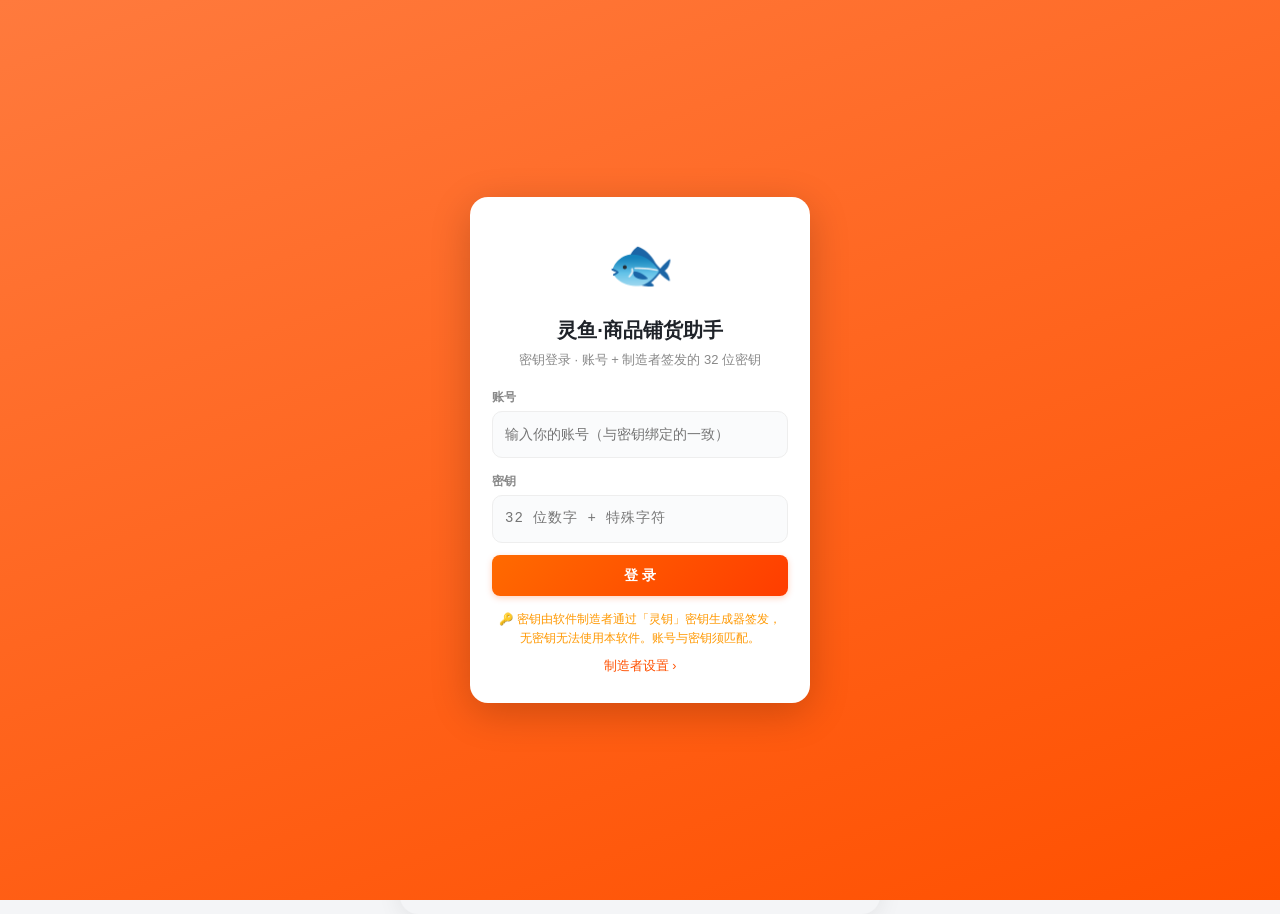
<file: app/index.html>
<!DOCTYPE html>
<html lang="zh-CN">
<head>
<meta charset="UTF-8">
<meta name="viewport" content="width=device-width,initial-scale=1,maximum-scale=1,user-scalable=no,viewport-fit=cover">
<meta name="theme-color" content="#ff5000">
<title>灵鱼·商品铺货助手</title>
<link rel="stylesheet" href="style.css">
<link rel="manifest" href="manifest.webmanifest">
<link rel="apple-touch-icon" href="icon.svg">
</head>
<body>
<div class="shell" id="shell">
  <div class="status"><span>16:20</span><span class="r"><span>5G</span><span>📶</span><span>🔋59</span></span></div>

  <div id="view"></div>

  <!-- 在线/离线状态条 + 刷新 -->
  <div class="netbar" id="netbar"><span id="netdot" class="dot"></span><span id="nettxt">联网中</span>
    <button class="rf" onclick="refreshData()" title="刷新商品">⟳</button></div>

  <!-- Bottom Tab -->
  <nav class="tab" id="tab">
    <a class="t on" data-route="home"><span class="ic">🏠</span><span>工作台</span></a>
    <a class="t" data-route="products"><span class="ic">📦</span><span>选品</span></a>
    <a class="t center" data-route="publish"><span class="ic">＋</span><span style="opacity:0;font-size:0">铺</span></a>
    <a class="t" data-route="orders"><span class="ic">📋</span><span>订单</span></a>
    <a class="t" data-route="me"><span class="ic">👤</span><span>我的</span></a>
  </nav>
</div>

<!-- 全局弹层 -->
<div class="mask" id="mask"><div class="sheet" id="sheet"></div></div>

<!-- 登录门禁（密钥登录）-->
<div class="login" id="login">
  <div class="lg-card">
    <div class="lg-logo">🐟</div>
    <h1>灵鱼·商品铺货助手</h1>
    <p class="lg-sub">密钥登录 · 账号 + 制造者签发的 32 位密钥</p>
    <div class="field"><label>账号</label>
      <input id="lg-acc" placeholder="输入你的账号（与密钥绑定的一致）" autocomplete="off"></div>
    <div class="field"><label>密钥</label>
      <input id="lg-key" placeholder="32 位数字 + 特殊字符" autocomplete="off" style="font-family:monospace;letter-spacing:1px"></div>
    <button class="btn p block" onclick="doLogin()">登 录</button>
    <p class="lg-tip">🔑 密钥由软件制造者通过「灵钥」密钥生成器签发，<br>无密钥无法使用本软件。账号与密钥须匹配。</p>
    <div class="lg-maker" onclick="openMakerBind()">制造者设置 ›</div>
  </div>
</div>

<script src="data.js"></script>
<script src="products.js"></script>
<script src="deeplink.js"></script>
<script src="keylib.js"></script>
<script src="app.js"></script>
<script>
// ===== 注册 Service Worker（安装到手机/离线可用）=====
if ('serviceWorker' in navigator) {
  window.addEventListener('load', () => {
    navigator.serviceWorker.register('sw.js').catch(() => {});
  });
}
// ===== 在线/离线指示 =====
function updateNet() {
  const on = navigator.onLine;
  document.getElementById('netdot').className = 'dot ' + (on ? 'on' : 'off');
  document.getElementById('nettxt').textContent = on ? '联网中' : '离线(已缓存)';
}
window.addEventListener('online', updateNet);
window.addEventListener('offline', updateNet);
updateNet();
</script>
</body>
</html>
</file>
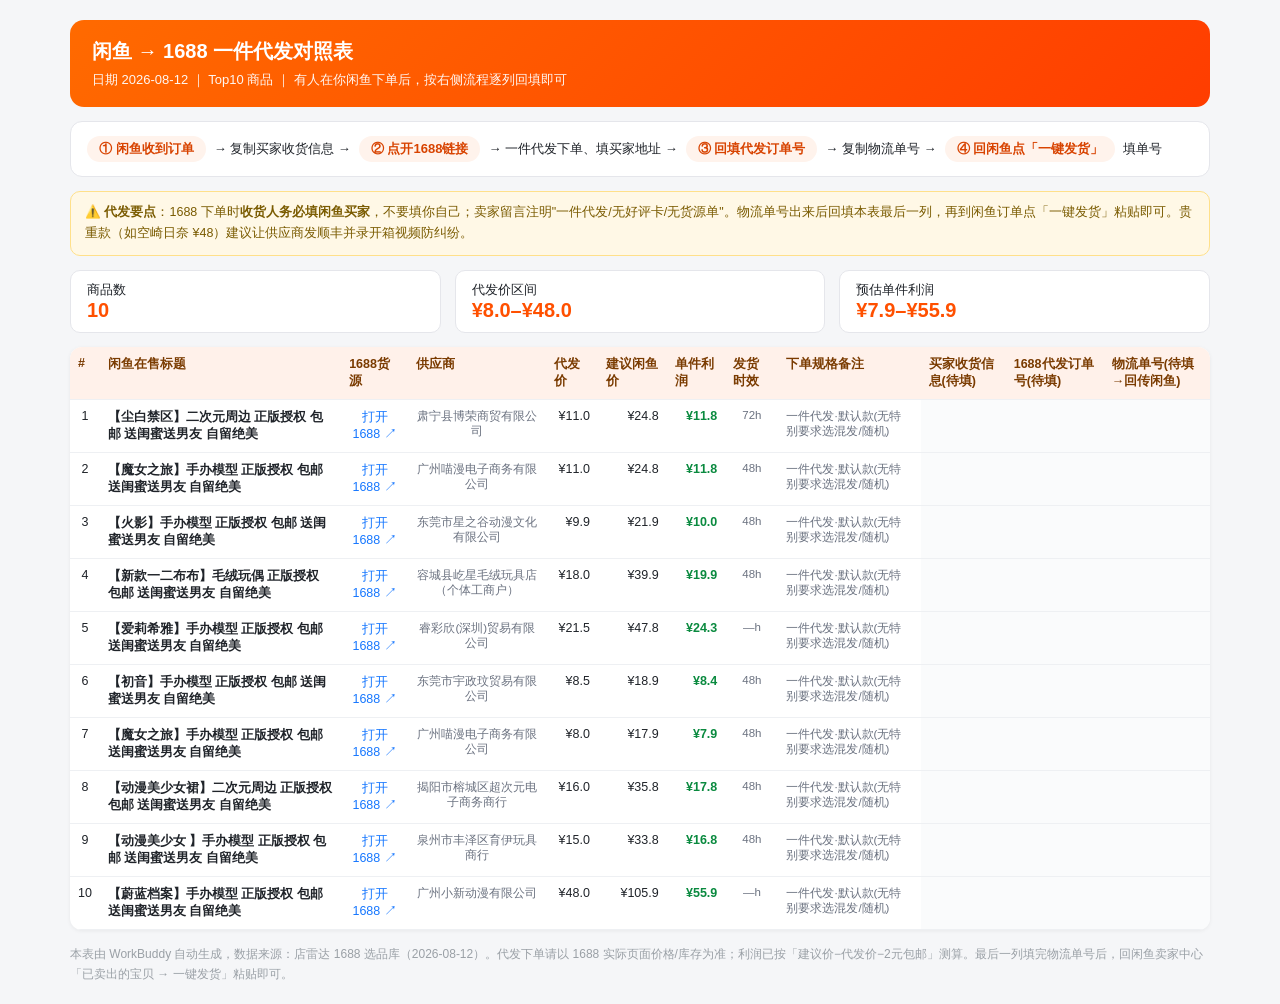
<file: 闲鱼代发对照表_2026-08-12.html>
<!DOCTYPE html><html lang="zh-CN"><head><meta charset="utf-8">
<meta name="viewport" content="width=device-width,initial-scale=1">
<title>闲鱼→1688代发对照表 2026-08-12</title>
<style>
*{box-sizing:border-box}
body{font-family:-apple-system,"PingFang SC","Microsoft YaHei",sans-serif;margin:0;background:#f5f6f8;color:#1f2329}
.wrap{max-width:1180px;margin:0 auto;padding:20px}
header{background:linear-gradient(135deg,#ff6a00,#ff3d00);color:#fff;border-radius:14px;padding:18px 22px;margin-bottom:14px}
header h1{margin:0 0 6px;font-size:20px}
header p{margin:0;font-size:13px;opacity:.95}
.flow{display:flex;flex-wrap:wrap;gap:8px;background:#fff;border:1px solid #e5e6eb;border-radius:12px;padding:14px 16px;margin-bottom:14px;font-size:13px;align-items:center}
.flow b{color:#ff5000}
.flow .step{background:#fff3ec;color:#d84300;border-radius:20px;padding:4px 12px;font-weight:600}
.note{background:#fff8e6;border:1px solid #ffe08a;border-radius:10px;padding:10px 14px;font-size:12.5px;color:#7a5b00;margin-bottom:14px;line-height:1.7}
table{width:100%;border-collapse:collapse;background:#fff;border-radius:12px;overflow:hidden;font-size:12.5px;box-shadow:0 1px 4px rgba(0,0,0,.06)}
th,td{padding:9px 8px;text-align:left;border-bottom:1px solid #eef0f3;vertical-align:top}
th{background:#fff1ea;color:#7a3b00;font-weight:700;position:sticky;top:0}
td.c{text-align:center} td.num{text-align:right;font-variant-numeric:tabular-nums}
td.t{font-weight:600} td.small{font-size:11.5px;color:#6b7280} td.pos{color:#0a8a3f;font-weight:700}
td a{color:#1677ff;text-decoration:none} td a:hover{text-decoration:underline}
td.fill{background:#fafbfc}
.bar{display:flex;gap:14px;flex-wrap:wrap;margin:14px 0;font-size:13px}
.bar div{background:#fff;border:1px solid #e5e6eb;border-radius:10px;padding:10px 16px;flex:1;min-width:150px}
.bar b{display:block;font-size:20px;color:#ff5000}
footer{color:#9aa0a6;font-size:12px;margin-top:14px;line-height:1.7}
</style></head><body><div class="wrap">
<header><h1>闲鱼 → 1688 一件代发对照表</h1><p>日期 2026-08-12 ｜ Top10 商品 ｜ 有人在你闲鱼下单后，按右侧流程逐列回填即可</p></header>
<div class="flow">
<span class="step">① 闲鱼收到订单</span> → 复制买家收货信息 →
<span class="step">② 点开1688链接</span> → 一件代发下单、填买家地址 →
<span class="step">③ 回填代发订单号</span> → 复制物流单号 →
<span class="step">④ 回闲鱼点「一键发货」</span> 填单号
</div>
<div class="note">⚠️ <b>代发要点</b>：1688 下单时<b>收货人务必填闲鱼买家</b>，不要填你自己；卖家留言注明"一件代发/无好评卡/无货源单"。物流单号出来后回填本表最后一列，再到闲鱼订单点「一键发货」粘贴即可。贵重款（如空崎日奈 ¥48）建议让供应商发顺丰并录开箱视频防纠纷。</div>
<div class="bar">
<div>商品数<b>10</b></div>
<div>代发价区间<b>¥8.0–¥48.0</b></div>
<div>预估单件利润<b>¥7.9–¥55.9</b></div>
</div>
<table><thead><tr>
<th>#</th><th>闲鱼在售标题</th><th>1688货源</th><th>供应商</th>
<th>代发价</th><th>建议闲鱼价</th><th>单件利润</th><th>发货时效</th>
<th>下单规格备注</th><th>买家收货信息(待填)</th><th>1688代发订单号(待填)</th><th>物流单号(待填→回传闲鱼)</th>
</tr></thead><tbody>
<tr>
<td class="c">1</td>
<td class="t">【尘白禁区】二次元周边 正版授权 包邮 送闺蜜送男友 自留绝美</td>
<td class="c"><a href="https://detail.1688.com/offer/1053013947539.html" target="_blank" rel="noopener">打开1688 ↗</a></td>
<td class="c small">肃宁县博荣商贸有限公司</td>
<td class="num">¥11.0</td>
<td class="num">¥24.8</td>
<td class="num pos">¥11.8</td>
<td class="c small">72h</td>
<td class="small">一件代发·默认款(无特别要求选混发/随机)</td>
<td class="fill"></td>
<td class="fill"></td>
<td class="fill"></td>
</tr>
<tr>
<td class="c">2</td>
<td class="t">【魔女之旅】手办模型 正版授权 包邮 送闺蜜送男友 自留绝美</td>
<td class="c"><a href="https://detail.1688.com/offer/902693303074.html" target="_blank" rel="noopener">打开1688 ↗</a></td>
<td class="c small">广州喵漫电子商务有限公司</td>
<td class="num">¥11.0</td>
<td class="num">¥24.8</td>
<td class="num pos">¥11.8</td>
<td class="c small">48h</td>
<td class="small">一件代发·默认款(无特别要求选混发/随机)</td>
<td class="fill"></td>
<td class="fill"></td>
<td class="fill"></td>
</tr>
<tr>
<td class="c">3</td>
<td class="t">【火影】手办模型 正版授权 包邮 送闺蜜送男友 自留绝美</td>
<td class="c"><a href="https://detail.1688.com/offer/1068859307420.html" target="_blank" rel="noopener">打开1688 ↗</a></td>
<td class="c small">东莞市星之谷动漫文化有限公司</td>
<td class="num">¥9.9</td>
<td class="num">¥21.9</td>
<td class="num pos">¥10.0</td>
<td class="c small">48h</td>
<td class="small">一件代发·默认款(无特别要求选混发/随机)</td>
<td class="fill"></td>
<td class="fill"></td>
<td class="fill"></td>
</tr>
<tr>
<td class="c">4</td>
<td class="t">【新款一二布布】毛绒玩偶 正版授权 包邮 送闺蜜送男友 自留绝美</td>
<td class="c"><a href="https://detail.1688.com/offer/1049558844061.html" target="_blank" rel="noopener">打开1688 ↗</a></td>
<td class="c small">容城县屹星毛绒玩具店（个体工商户）</td>
<td class="num">¥18.0</td>
<td class="num">¥39.9</td>
<td class="num pos">¥19.9</td>
<td class="c small">48h</td>
<td class="small">一件代发·默认款(无特别要求选混发/随机)</td>
<td class="fill"></td>
<td class="fill"></td>
<td class="fill"></td>
</tr>
<tr>
<td class="c">5</td>
<td class="t">【爱莉希雅】手办模型 正版授权 包邮 送闺蜜送男友 自留绝美</td>
<td class="c"><a href="https://detail.1688.com/offer/1009630508705.html" target="_blank" rel="noopener">打开1688 ↗</a></td>
<td class="c small">睿彩欣(深圳)贸易有限公司</td>
<td class="num">¥21.5</td>
<td class="num">¥47.8</td>
<td class="num pos">¥24.3</td>
<td class="c small">—h</td>
<td class="small">一件代发·默认款(无特别要求选混发/随机)</td>
<td class="fill"></td>
<td class="fill"></td>
<td class="fill"></td>
</tr>
<tr>
<td class="c">6</td>
<td class="t">【初音】手办模型 正版授权 包邮 送闺蜜送男友 自留绝美</td>
<td class="c"><a href="https://detail.1688.com/offer/1057617074906.html" target="_blank" rel="noopener">打开1688 ↗</a></td>
<td class="c small">东莞市宇政玟贸易有限公司</td>
<td class="num">¥8.5</td>
<td class="num">¥18.9</td>
<td class="num pos">¥8.4</td>
<td class="c small">48h</td>
<td class="small">一件代发·默认款(无特别要求选混发/随机)</td>
<td class="fill"></td>
<td class="fill"></td>
<td class="fill"></td>
</tr>
<tr>
<td class="c">7</td>
<td class="t">【魔女之旅】手办模型 正版授权 包邮 送闺蜜送男友 自留绝美</td>
<td class="c"><a href="https://detail.1688.com/offer/901654207169.html" target="_blank" rel="noopener">打开1688 ↗</a></td>
<td class="c small">广州喵漫电子商务有限公司</td>
<td class="num">¥8.0</td>
<td class="num">¥17.9</td>
<td class="num pos">¥7.9</td>
<td class="c small">48h</td>
<td class="small">一件代发·默认款(无特别要求选混发/随机)</td>
<td class="fill"></td>
<td class="fill"></td>
<td class="fill"></td>
</tr>
<tr>
<td class="c">8</td>
<td class="t">【动漫美少女裙】二次元周边 正版授权 包邮 送闺蜜送男友 自留绝美</td>
<td class="c"><a href="https://detail.1688.com/offer/1075398944280.html" target="_blank" rel="noopener">打开1688 ↗</a></td>
<td class="c small">揭阳市榕城区超次元电子商务商行</td>
<td class="num">¥16.0</td>
<td class="num">¥35.8</td>
<td class="num pos">¥17.8</td>
<td class="c small">48h</td>
<td class="small">一件代发·默认款(无特别要求选混发/随机)</td>
<td class="fill"></td>
<td class="fill"></td>
<td class="fill"></td>
</tr>
<tr>
<td class="c">9</td>
<td class="t">【动漫美少女 】手办模型 正版授权 包邮 送闺蜜送男友 自留绝美</td>
<td class="c"><a href="https://detail.1688.com/offer/1074339397816.html" target="_blank" rel="noopener">打开1688 ↗</a></td>
<td class="c small">泉州市丰泽区育伊玩具商行</td>
<td class="num">¥15.0</td>
<td class="num">¥33.8</td>
<td class="num pos">¥16.8</td>
<td class="c small">48h</td>
<td class="small">一件代发·默认款(无特别要求选混发/随机)</td>
<td class="fill"></td>
<td class="fill"></td>
<td class="fill"></td>
</tr>
<tr>
<td class="c">10</td>
<td class="t">【蔚蓝档案】手办模型 正版授权 包邮 送闺蜜送男友 自留绝美</td>
<td class="c"><a href="https://detail.1688.com/offer/1075340036933.html" target="_blank" rel="noopener">打开1688 ↗</a></td>
<td class="c small">广州小新动漫有限公司</td>
<td class="num">¥48.0</td>
<td class="num">¥105.9</td>
<td class="num pos">¥55.9</td>
<td class="c small">—h</td>
<td class="small">一件代发·默认款(无特别要求选混发/随机)</td>
<td class="fill"></td>
<td class="fill"></td>
<td class="fill"></td>
</tr>
</tbody></table>
<footer>本表由 WorkBuddy 自动生成，数据来源：店雷达 1688 选品库（2026-08-12）。代发下单请以 1688 实际页面价格/库存为准；利润已按「建议价−代发价−2元包邮」测算。最后一列填完物流单号后，回闲鱼卖家中心「已卖出的宝贝 → 一键发货」粘贴即可。</footer>
</div></body></html>
</file>
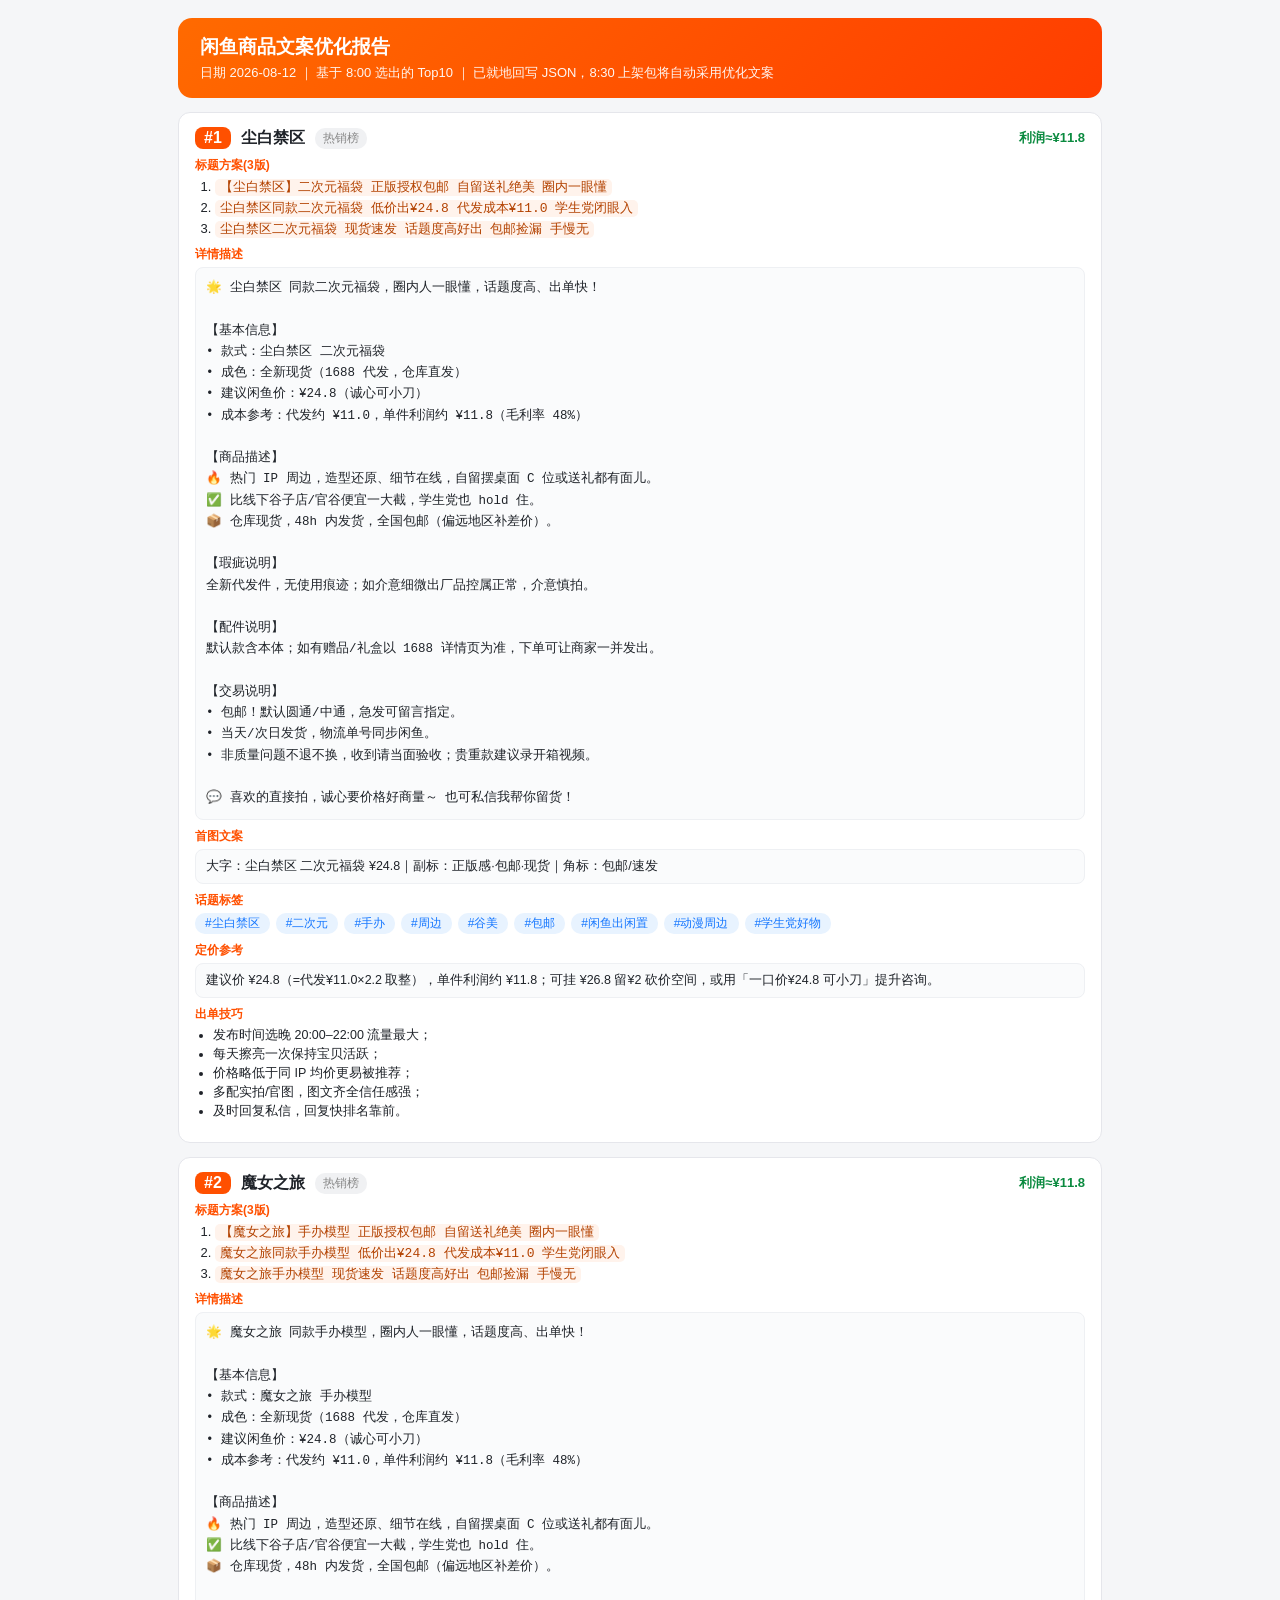
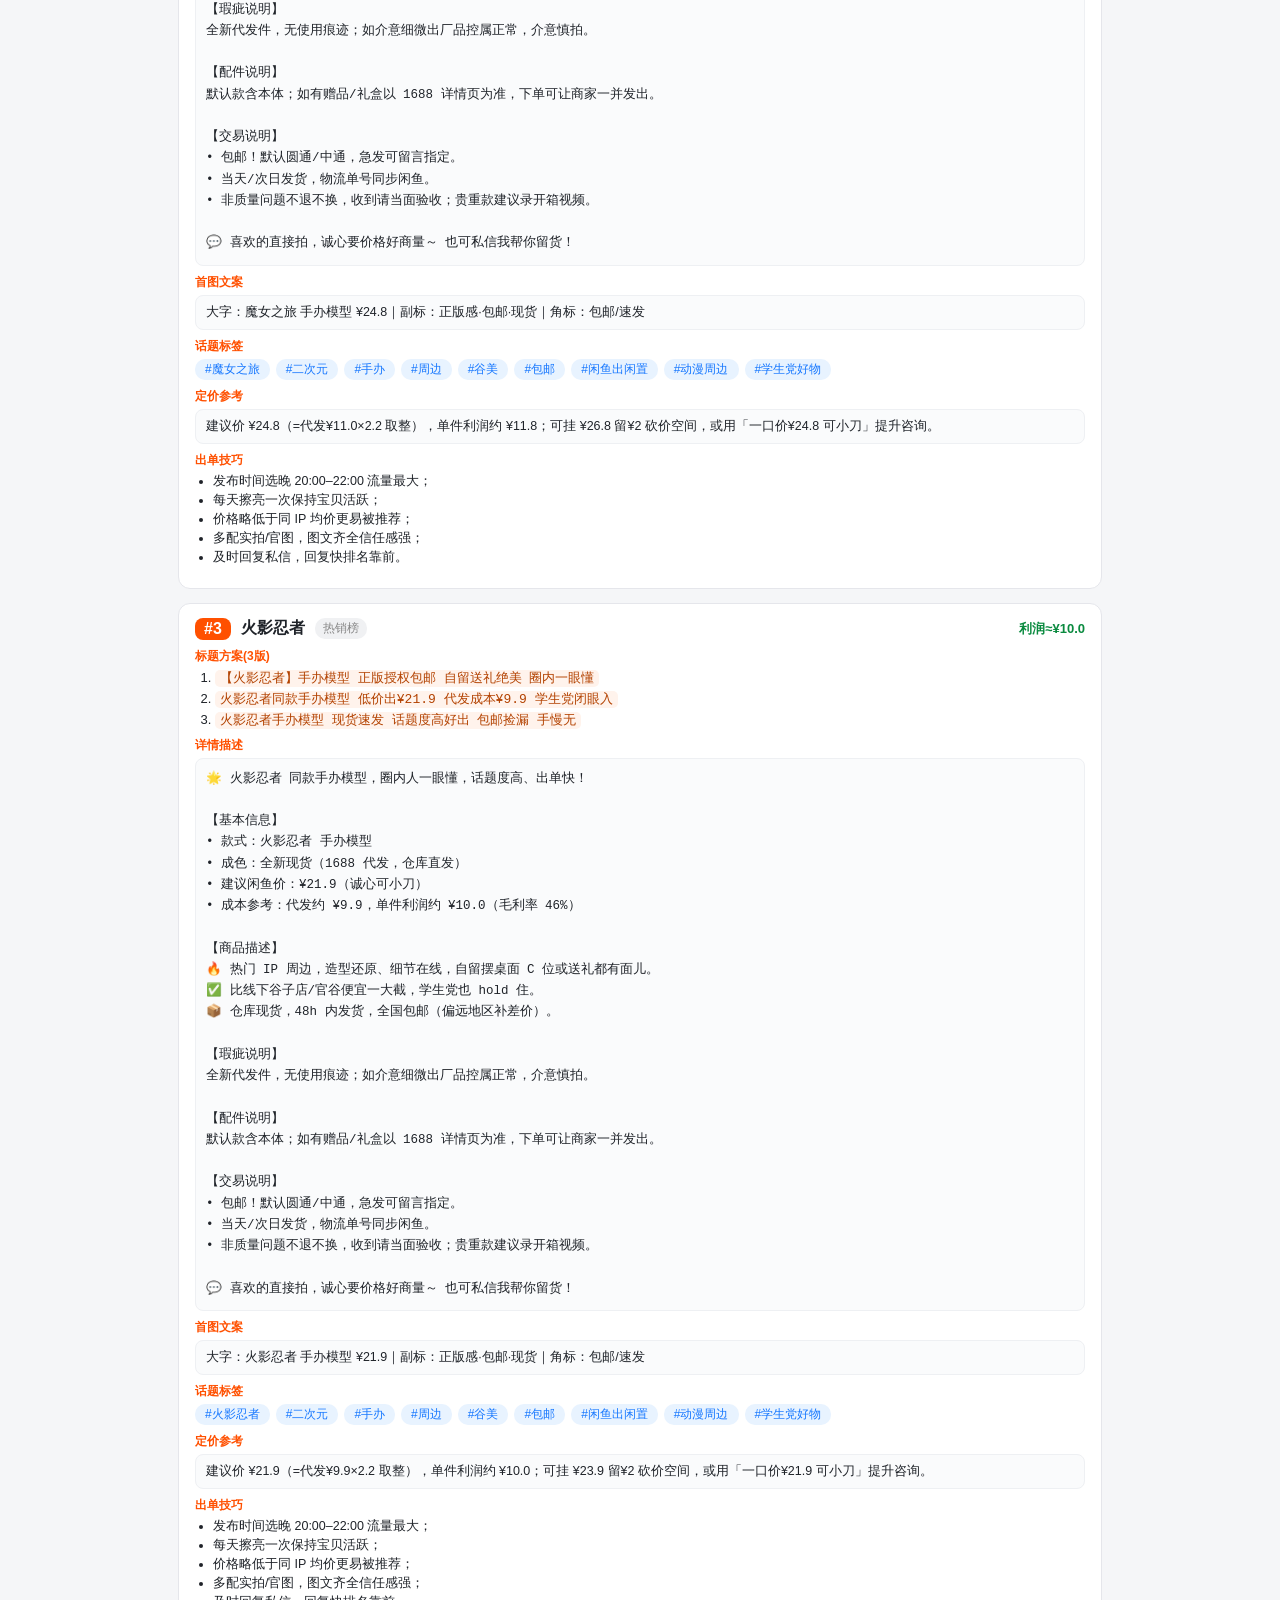
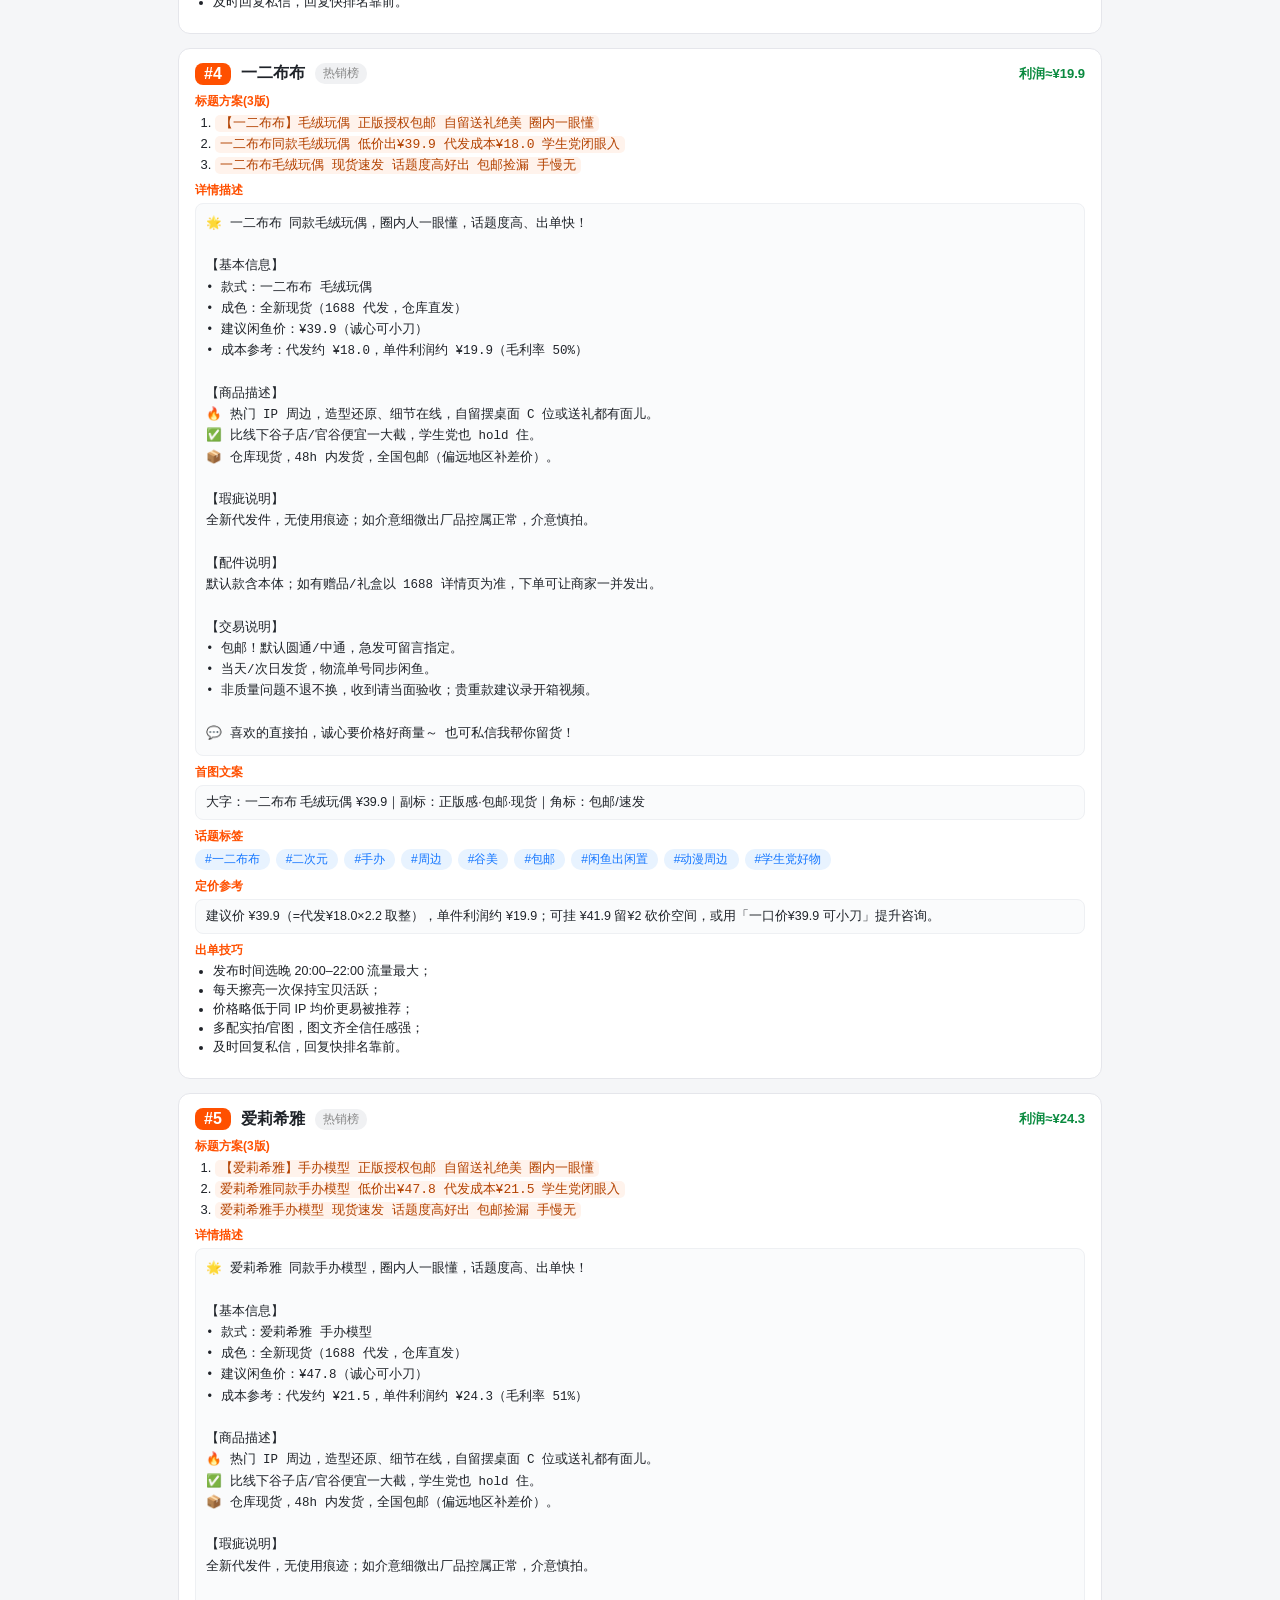
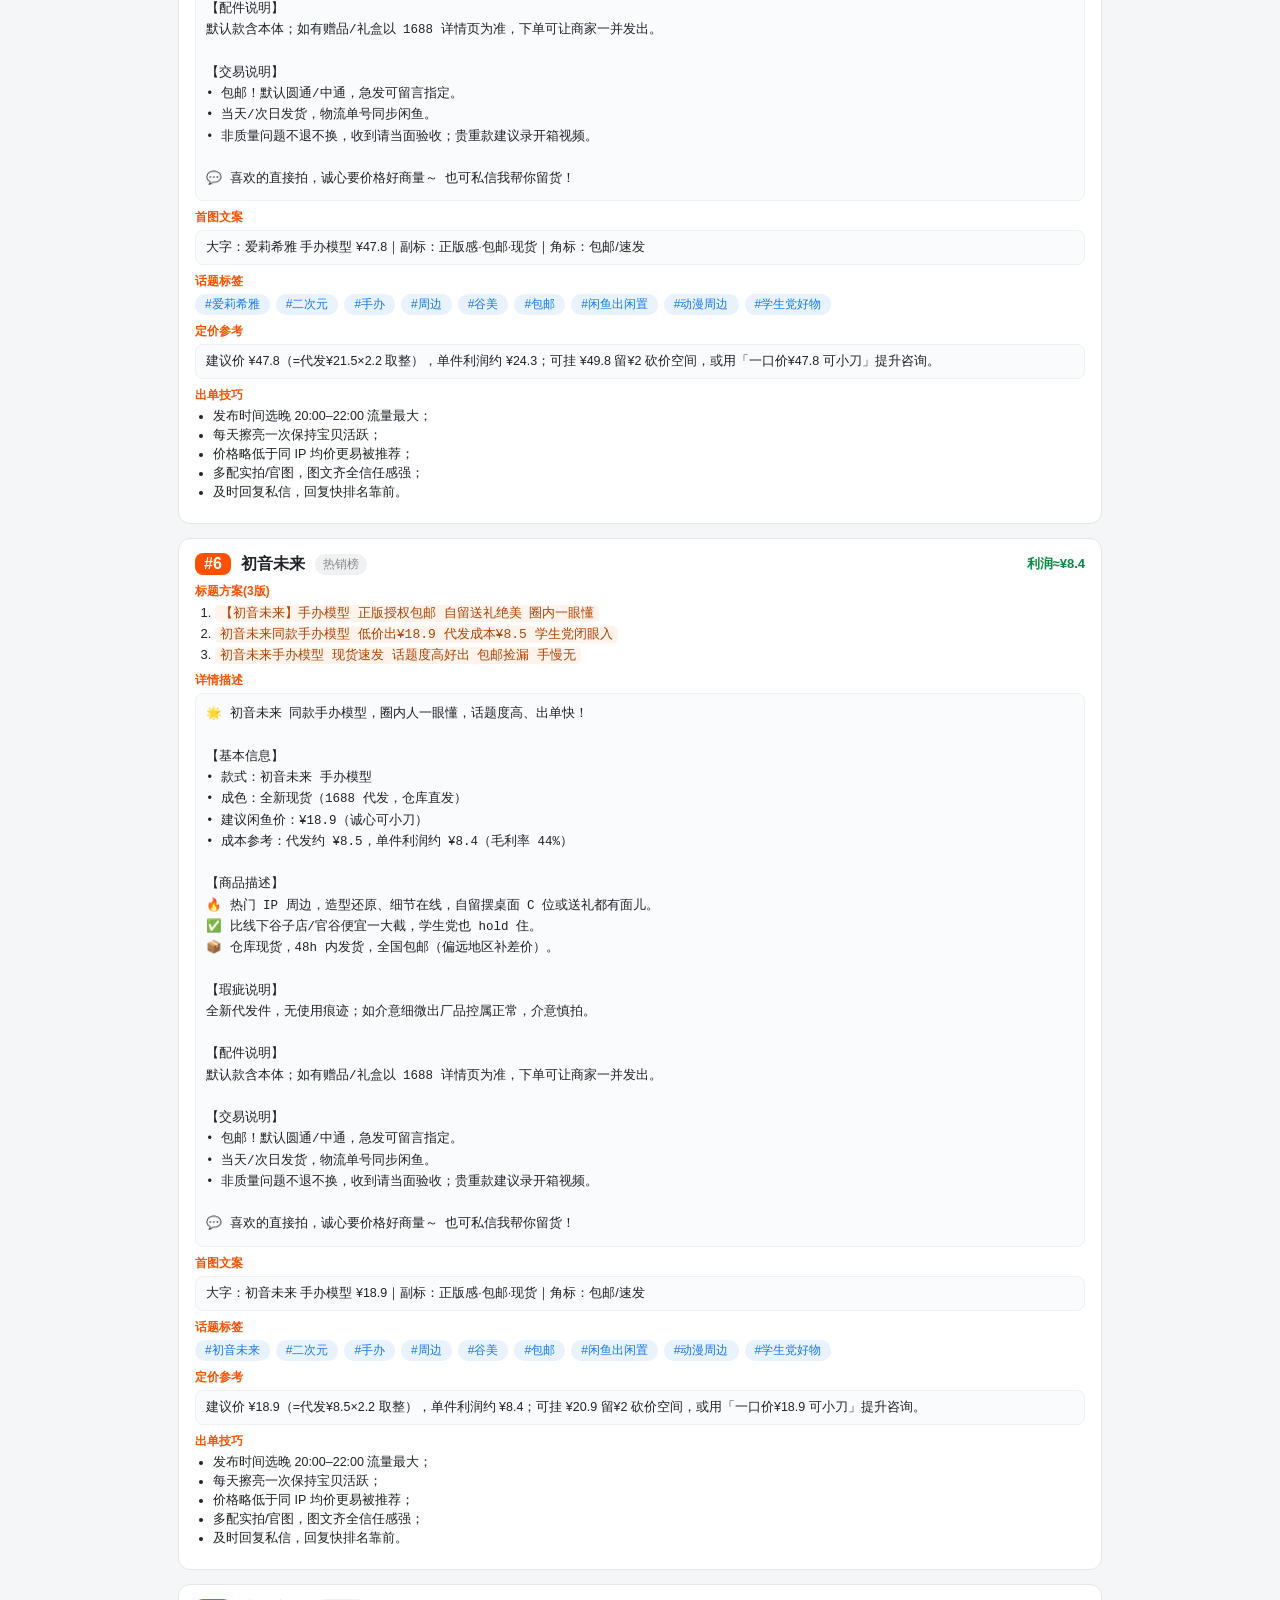
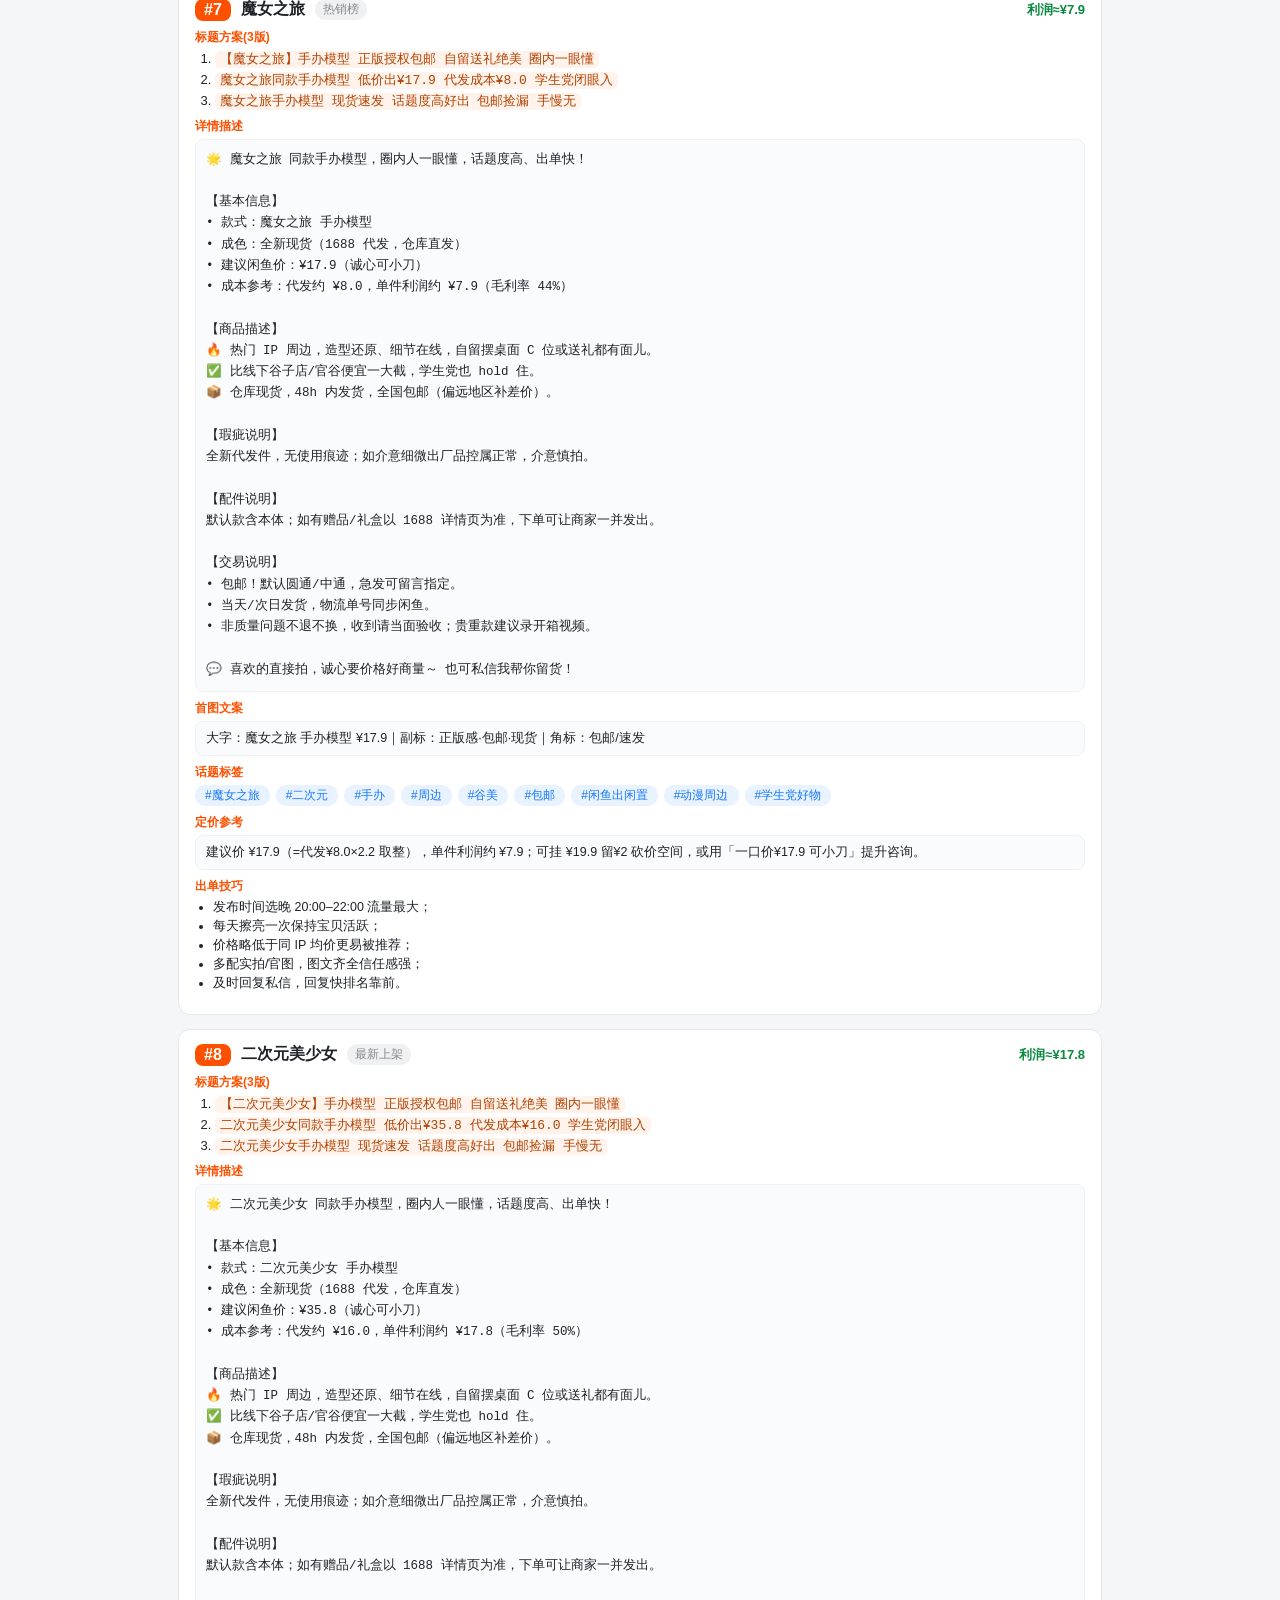
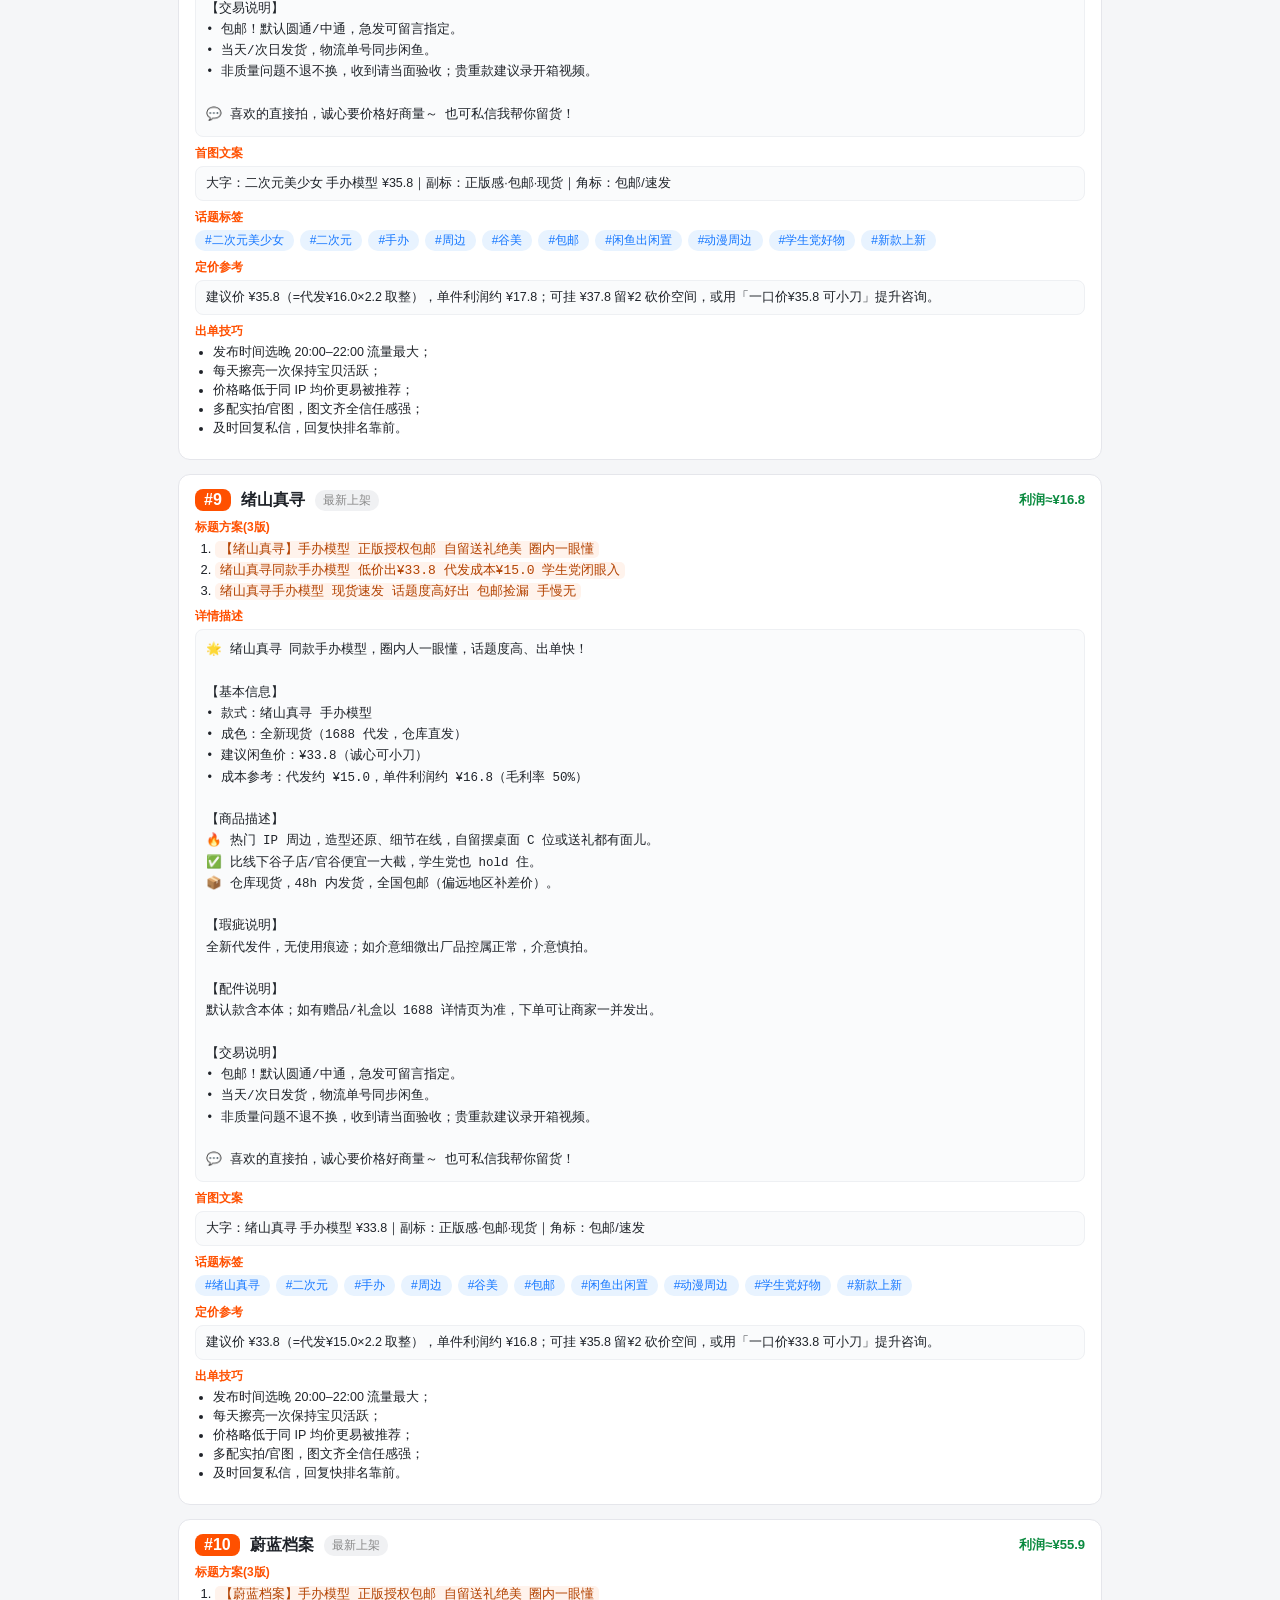
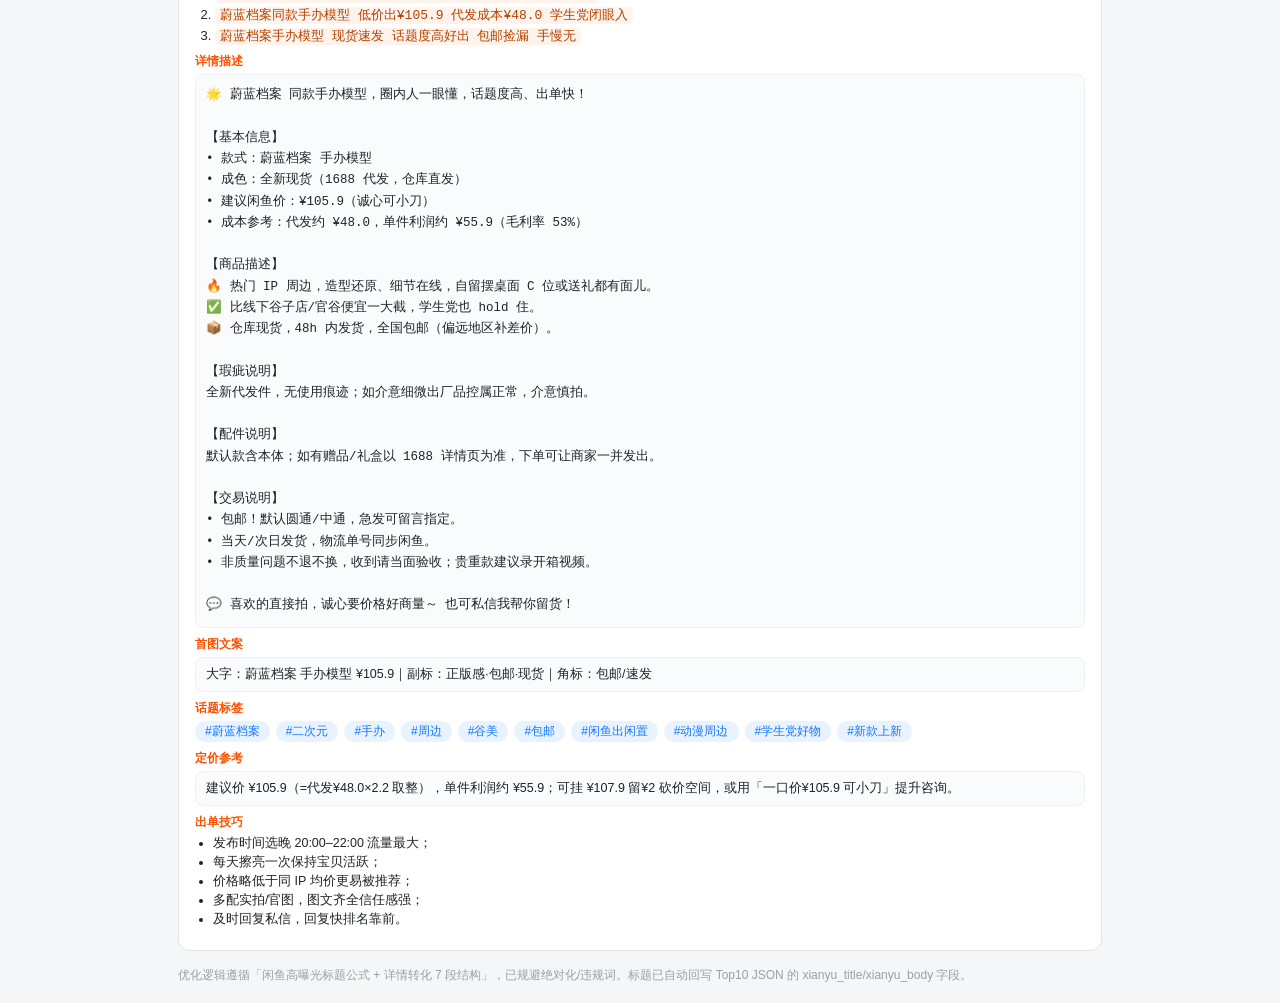
<file: 闲鱼文案优化_2026-08-12.html>
<!DOCTYPE html><html lang="zh-CN"><head><meta charset="utf-8">
<meta name="viewport" content="width=device-width,initial-scale=1"><title>闲鱼文案优化_2026-08-12</title>
<style>
*{box-sizing:border-box}body{font-family:-apple-system,"PingFang SC","Microsoft YaHei",sans-serif;margin:0;background:#f5f6f8;color:#1f2329}
.wrap{max-width:960px;margin:0 auto;padding:18px}
header{background:linear-gradient(135deg,#ff6a00,#ff3d00);color:#fff;border-radius:14px;padding:16px 22px;margin-bottom:14px}
header h1{margin:0 0 4px;font-size:19px}header p{margin:0;font-size:13px;opacity:.95}
.card{background:#fff;border:1px solid #e5e6eb;border-radius:12px;padding:14px 16px;margin-bottom:14px}
.hd{display:flex;align-items:center;gap:10px;margin-bottom:8px}
.rk{background:#ff5000;color:#fff;border-radius:8px;padding:2px 9px;font-weight:700}
.hd b{font-size:16px} .src{font-size:12px;color:#888;background:#f0f1f3;border-radius:10px;padding:2px 8px}
.profit{margin-left:auto;color:#0a8a3f;font-weight:700;font-size:13px}
.sec{margin:8px 0} .lab{display:block;font-size:12px;font-weight:700;color:#ff5000;margin-bottom:4px}
ol{margin:0;padding-left:20px} li{font-size:13px;margin:3px 0} code{background:#fff3ec;padding:1px 5px;border-radius:5px;color:#b34200}
pre{white-space:pre-wrap;background:#fafbfc;border:1px solid #eef0f3;border-radius:8px;padding:10px;font-size:12.5px;line-height:1.7;margin:0}
.box{background:#fafbfc;border:1px solid #eef0f3;border-radius:8px;padding:8px 10px;font-size:12.5px}
.tags{display:flex;flex-wrap:wrap;gap:6px} .tag{background:#e8f3ff;color:#1677ff;border-radius:10px;padding:2px 10px;font-size:12px}
.tips{margin:0;padding-left:18px} .tips li{font-size:12.5px;margin:2px 0}
footer{color:#9aa0a6;font-size:12px;margin-top:6px;line-height:1.7}
</style></head><body><div class="wrap">
<header><h1>闲鱼商品文案优化报告</h1><p>日期 2026-08-12 ｜ 基于 8:00 选出的 Top10 ｜ 已就地回写 JSON，8:30 上架包将自动采用优化文案</p></header>
<div class="card">
<div class="hd"><span class="rk">#1</span><b>尘白禁区</b>
<span class="src">热销榜</span>
<span class="profit">利润≈¥11.8</span></div>
<div class="sec"><span class="lab">标题方案(3版)</span><ol><li><code>【尘白禁区】二次元福袋 正版授权包邮 自留送礼绝美 圈内一眼懂</code></li><li><code>尘白禁区同款二次元福袋 低价出¥24.8 代发成本¥11.0 学生党闭眼入</code></li><li><code>尘白禁区二次元福袋 现货速发 话题度高好出 包邮捡漏 手慢无</code></li></ol></div>
<div class="sec"><span class="lab">详情描述</span><pre>🌟 尘白禁区 同款二次元福袋，圈内人一眼懂，话题度高、出单快！

【基本信息】
• 款式：尘白禁区 二次元福袋
• 成色：全新现货（1688 代发，仓库直发）
• 建议闲鱼价：¥24.8（诚心可小刀）
• 成本参考：代发约 ¥11.0，单件利润约 ¥11.8（毛利率 48%）

【商品描述】
🔥 热门 IP 周边，造型还原、细节在线，自留摆桌面 C 位或送礼都有面儿。
✅ 比线下谷子店/官谷便宜一大截，学生党也 hold 住。
📦 仓库现货，48h 内发货，全国包邮（偏远地区补差价）。

【瑕疵说明】
全新代发件，无使用痕迹；如介意细微出厂品控属正常，介意慎拍。

【配件说明】
默认款含本体；如有赠品/礼盒以 1688 详情页为准，下单可让商家一并发出。

【交易说明】
• 包邮！默认圆通/中通，急发可留言指定。
• 当天/次日发货，物流单号同步闲鱼。
• 非质量问题不退不换，收到请当面验收；贵重款建议录开箱视频。

💬 喜欢的直接拍，诚心要价格好商量～ 也可私信我帮你留货！</pre></div>
<div class="sec"><span class="lab">首图文案</span><div class="box">大字：尘白禁区 二次元福袋 ¥24.8｜副标：正版感·包邮·现货｜角标：包邮/速发</div></div>
<div class="sec"><span class="lab">话题标签</span><div class="tags"><span class='tag'>#尘白禁区</span> <span class='tag'>#二次元</span> <span class='tag'>#手办</span> <span class='tag'>#周边</span> <span class='tag'>#谷美</span> <span class='tag'>#包邮</span> <span class='tag'>#闲鱼出闲置</span> <span class='tag'>#动漫周边</span> <span class='tag'>#学生党好物</span></div></div>
<div class="sec"><span class="lab">定价参考</span><div class="box">建议价 ¥24.8（=代发¥11.0×2.2 取整），单件利润约 ¥11.8；可挂 ¥26.8 留¥2 砍价空间，或用「一口价¥24.8 可小刀」提升咨询。</div></div>
<div class="sec"><span class="lab">出单技巧</span><ul class="tips"><li>发布时间选晚 20:00–22:00 流量最大；</li><li>每天擦亮一次保持宝贝活跃；</li><li>价格略低于同 IP 均价更易被推荐；</li><li>多配实拍/官图，图文齐全信任感强；</li><li>及时回复私信，回复快排名靠前。</li></ul></div>
</div>
<div class="card">
<div class="hd"><span class="rk">#2</span><b>魔女之旅</b>
<span class="src">热销榜</span>
<span class="profit">利润≈¥11.8</span></div>
<div class="sec"><span class="lab">标题方案(3版)</span><ol><li><code>【魔女之旅】手办模型 正版授权包邮 自留送礼绝美 圈内一眼懂</code></li><li><code>魔女之旅同款手办模型 低价出¥24.8 代发成本¥11.0 学生党闭眼入</code></li><li><code>魔女之旅手办模型 现货速发 话题度高好出 包邮捡漏 手慢无</code></li></ol></div>
<div class="sec"><span class="lab">详情描述</span><pre>🌟 魔女之旅 同款手办模型，圈内人一眼懂，话题度高、出单快！

【基本信息】
• 款式：魔女之旅 手办模型
• 成色：全新现货（1688 代发，仓库直发）
• 建议闲鱼价：¥24.8（诚心可小刀）
• 成本参考：代发约 ¥11.0，单件利润约 ¥11.8（毛利率 48%）

【商品描述】
🔥 热门 IP 周边，造型还原、细节在线，自留摆桌面 C 位或送礼都有面儿。
✅ 比线下谷子店/官谷便宜一大截，学生党也 hold 住。
📦 仓库现货，48h 内发货，全国包邮（偏远地区补差价）。

【瑕疵说明】
全新代发件，无使用痕迹；如介意细微出厂品控属正常，介意慎拍。

【配件说明】
默认款含本体；如有赠品/礼盒以 1688 详情页为准，下单可让商家一并发出。

【交易说明】
• 包邮！默认圆通/中通，急发可留言指定。
• 当天/次日发货，物流单号同步闲鱼。
• 非质量问题不退不换，收到请当面验收；贵重款建议录开箱视频。

💬 喜欢的直接拍，诚心要价格好商量～ 也可私信我帮你留货！</pre></div>
<div class="sec"><span class="lab">首图文案</span><div class="box">大字：魔女之旅 手办模型 ¥24.8｜副标：正版感·包邮·现货｜角标：包邮/速发</div></div>
<div class="sec"><span class="lab">话题标签</span><div class="tags"><span class='tag'>#魔女之旅</span> <span class='tag'>#二次元</span> <span class='tag'>#手办</span> <span class='tag'>#周边</span> <span class='tag'>#谷美</span> <span class='tag'>#包邮</span> <span class='tag'>#闲鱼出闲置</span> <span class='tag'>#动漫周边</span> <span class='tag'>#学生党好物</span></div></div>
<div class="sec"><span class="lab">定价参考</span><div class="box">建议价 ¥24.8（=代发¥11.0×2.2 取整），单件利润约 ¥11.8；可挂 ¥26.8 留¥2 砍价空间，或用「一口价¥24.8 可小刀」提升咨询。</div></div>
<div class="sec"><span class="lab">出单技巧</span><ul class="tips"><li>发布时间选晚 20:00–22:00 流量最大；</li><li>每天擦亮一次保持宝贝活跃；</li><li>价格略低于同 IP 均价更易被推荐；</li><li>多配实拍/官图，图文齐全信任感强；</li><li>及时回复私信，回复快排名靠前。</li></ul></div>
</div>
<div class="card">
<div class="hd"><span class="rk">#3</span><b>火影忍者</b>
<span class="src">热销榜</span>
<span class="profit">利润≈¥10.0</span></div>
<div class="sec"><span class="lab">标题方案(3版)</span><ol><li><code>【火影忍者】手办模型 正版授权包邮 自留送礼绝美 圈内一眼懂</code></li><li><code>火影忍者同款手办模型 低价出¥21.9 代发成本¥9.9 学生党闭眼入</code></li><li><code>火影忍者手办模型 现货速发 话题度高好出 包邮捡漏 手慢无</code></li></ol></div>
<div class="sec"><span class="lab">详情描述</span><pre>🌟 火影忍者 同款手办模型，圈内人一眼懂，话题度高、出单快！

【基本信息】
• 款式：火影忍者 手办模型
• 成色：全新现货（1688 代发，仓库直发）
• 建议闲鱼价：¥21.9（诚心可小刀）
• 成本参考：代发约 ¥9.9，单件利润约 ¥10.0（毛利率 46%）

【商品描述】
🔥 热门 IP 周边，造型还原、细节在线，自留摆桌面 C 位或送礼都有面儿。
✅ 比线下谷子店/官谷便宜一大截，学生党也 hold 住。
📦 仓库现货，48h 内发货，全国包邮（偏远地区补差价）。

【瑕疵说明】
全新代发件，无使用痕迹；如介意细微出厂品控属正常，介意慎拍。

【配件说明】
默认款含本体；如有赠品/礼盒以 1688 详情页为准，下单可让商家一并发出。

【交易说明】
• 包邮！默认圆通/中通，急发可留言指定。
• 当天/次日发货，物流单号同步闲鱼。
• 非质量问题不退不换，收到请当面验收；贵重款建议录开箱视频。

💬 喜欢的直接拍，诚心要价格好商量～ 也可私信我帮你留货！</pre></div>
<div class="sec"><span class="lab">首图文案</span><div class="box">大字：火影忍者 手办模型 ¥21.9｜副标：正版感·包邮·现货｜角标：包邮/速发</div></div>
<div class="sec"><span class="lab">话题标签</span><div class="tags"><span class='tag'>#火影忍者</span> <span class='tag'>#二次元</span> <span class='tag'>#手办</span> <span class='tag'>#周边</span> <span class='tag'>#谷美</span> <span class='tag'>#包邮</span> <span class='tag'>#闲鱼出闲置</span> <span class='tag'>#动漫周边</span> <span class='tag'>#学生党好物</span></div></div>
<div class="sec"><span class="lab">定价参考</span><div class="box">建议价 ¥21.9（=代发¥9.9×2.2 取整），单件利润约 ¥10.0；可挂 ¥23.9 留¥2 砍价空间，或用「一口价¥21.9 可小刀」提升咨询。</div></div>
<div class="sec"><span class="lab">出单技巧</span><ul class="tips"><li>发布时间选晚 20:00–22:00 流量最大；</li><li>每天擦亮一次保持宝贝活跃；</li><li>价格略低于同 IP 均价更易被推荐；</li><li>多配实拍/官图，图文齐全信任感强；</li><li>及时回复私信，回复快排名靠前。</li></ul></div>
</div>
<div class="card">
<div class="hd"><span class="rk">#4</span><b>一二布布</b>
<span class="src">热销榜</span>
<span class="profit">利润≈¥19.9</span></div>
<div class="sec"><span class="lab">标题方案(3版)</span><ol><li><code>【一二布布】毛绒玩偶 正版授权包邮 自留送礼绝美 圈内一眼懂</code></li><li><code>一二布布同款毛绒玩偶 低价出¥39.9 代发成本¥18.0 学生党闭眼入</code></li><li><code>一二布布毛绒玩偶 现货速发 话题度高好出 包邮捡漏 手慢无</code></li></ol></div>
<div class="sec"><span class="lab">详情描述</span><pre>🌟 一二布布 同款毛绒玩偶，圈内人一眼懂，话题度高、出单快！

【基本信息】
• 款式：一二布布 毛绒玩偶
• 成色：全新现货（1688 代发，仓库直发）
• 建议闲鱼价：¥39.9（诚心可小刀）
• 成本参考：代发约 ¥18.0，单件利润约 ¥19.9（毛利率 50%）

【商品描述】
🔥 热门 IP 周边，造型还原、细节在线，自留摆桌面 C 位或送礼都有面儿。
✅ 比线下谷子店/官谷便宜一大截，学生党也 hold 住。
📦 仓库现货，48h 内发货，全国包邮（偏远地区补差价）。

【瑕疵说明】
全新代发件，无使用痕迹；如介意细微出厂品控属正常，介意慎拍。

【配件说明】
默认款含本体；如有赠品/礼盒以 1688 详情页为准，下单可让商家一并发出。

【交易说明】
• 包邮！默认圆通/中通，急发可留言指定。
• 当天/次日发货，物流单号同步闲鱼。
• 非质量问题不退不换，收到请当面验收；贵重款建议录开箱视频。

💬 喜欢的直接拍，诚心要价格好商量～ 也可私信我帮你留货！</pre></div>
<div class="sec"><span class="lab">首图文案</span><div class="box">大字：一二布布 毛绒玩偶 ¥39.9｜副标：正版感·包邮·现货｜角标：包邮/速发</div></div>
<div class="sec"><span class="lab">话题标签</span><div class="tags"><span class='tag'>#一二布布</span> <span class='tag'>#二次元</span> <span class='tag'>#手办</span> <span class='tag'>#周边</span> <span class='tag'>#谷美</span> <span class='tag'>#包邮</span> <span class='tag'>#闲鱼出闲置</span> <span class='tag'>#动漫周边</span> <span class='tag'>#学生党好物</span></div></div>
<div class="sec"><span class="lab">定价参考</span><div class="box">建议价 ¥39.9（=代发¥18.0×2.2 取整），单件利润约 ¥19.9；可挂 ¥41.9 留¥2 砍价空间，或用「一口价¥39.9 可小刀」提升咨询。</div></div>
<div class="sec"><span class="lab">出单技巧</span><ul class="tips"><li>发布时间选晚 20:00–22:00 流量最大；</li><li>每天擦亮一次保持宝贝活跃；</li><li>价格略低于同 IP 均价更易被推荐；</li><li>多配实拍/官图，图文齐全信任感强；</li><li>及时回复私信，回复快排名靠前。</li></ul></div>
</div>
<div class="card">
<div class="hd"><span class="rk">#5</span><b>爱莉希雅</b>
<span class="src">热销榜</span>
<span class="profit">利润≈¥24.3</span></div>
<div class="sec"><span class="lab">标题方案(3版)</span><ol><li><code>【爱莉希雅】手办模型 正版授权包邮 自留送礼绝美 圈内一眼懂</code></li><li><code>爱莉希雅同款手办模型 低价出¥47.8 代发成本¥21.5 学生党闭眼入</code></li><li><code>爱莉希雅手办模型 现货速发 话题度高好出 包邮捡漏 手慢无</code></li></ol></div>
<div class="sec"><span class="lab">详情描述</span><pre>🌟 爱莉希雅 同款手办模型，圈内人一眼懂，话题度高、出单快！

【基本信息】
• 款式：爱莉希雅 手办模型
• 成色：全新现货（1688 代发，仓库直发）
• 建议闲鱼价：¥47.8（诚心可小刀）
• 成本参考：代发约 ¥21.5，单件利润约 ¥24.3（毛利率 51%）

【商品描述】
🔥 热门 IP 周边，造型还原、细节在线，自留摆桌面 C 位或送礼都有面儿。
✅ 比线下谷子店/官谷便宜一大截，学生党也 hold 住。
📦 仓库现货，48h 内发货，全国包邮（偏远地区补差价）。

【瑕疵说明】
全新代发件，无使用痕迹；如介意细微出厂品控属正常，介意慎拍。

【配件说明】
默认款含本体；如有赠品/礼盒以 1688 详情页为准，下单可让商家一并发出。

【交易说明】
• 包邮！默认圆通/中通，急发可留言指定。
• 当天/次日发货，物流单号同步闲鱼。
• 非质量问题不退不换，收到请当面验收；贵重款建议录开箱视频。

💬 喜欢的直接拍，诚心要价格好商量～ 也可私信我帮你留货！</pre></div>
<div class="sec"><span class="lab">首图文案</span><div class="box">大字：爱莉希雅 手办模型 ¥47.8｜副标：正版感·包邮·现货｜角标：包邮/速发</div></div>
<div class="sec"><span class="lab">话题标签</span><div class="tags"><span class='tag'>#爱莉希雅</span> <span class='tag'>#二次元</span> <span class='tag'>#手办</span> <span class='tag'>#周边</span> <span class='tag'>#谷美</span> <span class='tag'>#包邮</span> <span class='tag'>#闲鱼出闲置</span> <span class='tag'>#动漫周边</span> <span class='tag'>#学生党好物</span></div></div>
<div class="sec"><span class="lab">定价参考</span><div class="box">建议价 ¥47.8（=代发¥21.5×2.2 取整），单件利润约 ¥24.3；可挂 ¥49.8 留¥2 砍价空间，或用「一口价¥47.8 可小刀」提升咨询。</div></div>
<div class="sec"><span class="lab">出单技巧</span><ul class="tips"><li>发布时间选晚 20:00–22:00 流量最大；</li><li>每天擦亮一次保持宝贝活跃；</li><li>价格略低于同 IP 均价更易被推荐；</li><li>多配实拍/官图，图文齐全信任感强；</li><li>及时回复私信，回复快排名靠前。</li></ul></div>
</div>
<div class="card">
<div class="hd"><span class="rk">#6</span><b>初音未来</b>
<span class="src">热销榜</span>
<span class="profit">利润≈¥8.4</span></div>
<div class="sec"><span class="lab">标题方案(3版)</span><ol><li><code>【初音未来】手办模型 正版授权包邮 自留送礼绝美 圈内一眼懂</code></li><li><code>初音未来同款手办模型 低价出¥18.9 代发成本¥8.5 学生党闭眼入</code></li><li><code>初音未来手办模型 现货速发 话题度高好出 包邮捡漏 手慢无</code></li></ol></div>
<div class="sec"><span class="lab">详情描述</span><pre>🌟 初音未来 同款手办模型，圈内人一眼懂，话题度高、出单快！

【基本信息】
• 款式：初音未来 手办模型
• 成色：全新现货（1688 代发，仓库直发）
• 建议闲鱼价：¥18.9（诚心可小刀）
• 成本参考：代发约 ¥8.5，单件利润约 ¥8.4（毛利率 44%）

【商品描述】
🔥 热门 IP 周边，造型还原、细节在线，自留摆桌面 C 位或送礼都有面儿。
✅ 比线下谷子店/官谷便宜一大截，学生党也 hold 住。
📦 仓库现货，48h 内发货，全国包邮（偏远地区补差价）。

【瑕疵说明】
全新代发件，无使用痕迹；如介意细微出厂品控属正常，介意慎拍。

【配件说明】
默认款含本体；如有赠品/礼盒以 1688 详情页为准，下单可让商家一并发出。

【交易说明】
• 包邮！默认圆通/中通，急发可留言指定。
• 当天/次日发货，物流单号同步闲鱼。
• 非质量问题不退不换，收到请当面验收；贵重款建议录开箱视频。

💬 喜欢的直接拍，诚心要价格好商量～ 也可私信我帮你留货！</pre></div>
<div class="sec"><span class="lab">首图文案</span><div class="box">大字：初音未来 手办模型 ¥18.9｜副标：正版感·包邮·现货｜角标：包邮/速发</div></div>
<div class="sec"><span class="lab">话题标签</span><div class="tags"><span class='tag'>#初音未来</span> <span class='tag'>#二次元</span> <span class='tag'>#手办</span> <span class='tag'>#周边</span> <span class='tag'>#谷美</span> <span class='tag'>#包邮</span> <span class='tag'>#闲鱼出闲置</span> <span class='tag'>#动漫周边</span> <span class='tag'>#学生党好物</span></div></div>
<div class="sec"><span class="lab">定价参考</span><div class="box">建议价 ¥18.9（=代发¥8.5×2.2 取整），单件利润约 ¥8.4；可挂 ¥20.9 留¥2 砍价空间，或用「一口价¥18.9 可小刀」提升咨询。</div></div>
<div class="sec"><span class="lab">出单技巧</span><ul class="tips"><li>发布时间选晚 20:00–22:00 流量最大；</li><li>每天擦亮一次保持宝贝活跃；</li><li>价格略低于同 IP 均价更易被推荐；</li><li>多配实拍/官图，图文齐全信任感强；</li><li>及时回复私信，回复快排名靠前。</li></ul></div>
</div>
<div class="card">
<div class="hd"><span class="rk">#7</span><b>魔女之旅</b>
<span class="src">热销榜</span>
<span class="profit">利润≈¥7.9</span></div>
<div class="sec"><span class="lab">标题方案(3版)</span><ol><li><code>【魔女之旅】手办模型 正版授权包邮 自留送礼绝美 圈内一眼懂</code></li><li><code>魔女之旅同款手办模型 低价出¥17.9 代发成本¥8.0 学生党闭眼入</code></li><li><code>魔女之旅手办模型 现货速发 话题度高好出 包邮捡漏 手慢无</code></li></ol></div>
<div class="sec"><span class="lab">详情描述</span><pre>🌟 魔女之旅 同款手办模型，圈内人一眼懂，话题度高、出单快！

【基本信息】
• 款式：魔女之旅 手办模型
• 成色：全新现货（1688 代发，仓库直发）
• 建议闲鱼价：¥17.9（诚心可小刀）
• 成本参考：代发约 ¥8.0，单件利润约 ¥7.9（毛利率 44%）

【商品描述】
🔥 热门 IP 周边，造型还原、细节在线，自留摆桌面 C 位或送礼都有面儿。
✅ 比线下谷子店/官谷便宜一大截，学生党也 hold 住。
📦 仓库现货，48h 内发货，全国包邮（偏远地区补差价）。

【瑕疵说明】
全新代发件，无使用痕迹；如介意细微出厂品控属正常，介意慎拍。

【配件说明】
默认款含本体；如有赠品/礼盒以 1688 详情页为准，下单可让商家一并发出。

【交易说明】
• 包邮！默认圆通/中通，急发可留言指定。
• 当天/次日发货，物流单号同步闲鱼。
• 非质量问题不退不换，收到请当面验收；贵重款建议录开箱视频。

💬 喜欢的直接拍，诚心要价格好商量～ 也可私信我帮你留货！</pre></div>
<div class="sec"><span class="lab">首图文案</span><div class="box">大字：魔女之旅 手办模型 ¥17.9｜副标：正版感·包邮·现货｜角标：包邮/速发</div></div>
<div class="sec"><span class="lab">话题标签</span><div class="tags"><span class='tag'>#魔女之旅</span> <span class='tag'>#二次元</span> <span class='tag'>#手办</span> <span class='tag'>#周边</span> <span class='tag'>#谷美</span> <span class='tag'>#包邮</span> <span class='tag'>#闲鱼出闲置</span> <span class='tag'>#动漫周边</span> <span class='tag'>#学生党好物</span></div></div>
<div class="sec"><span class="lab">定价参考</span><div class="box">建议价 ¥17.9（=代发¥8.0×2.2 取整），单件利润约 ¥7.9；可挂 ¥19.9 留¥2 砍价空间，或用「一口价¥17.9 可小刀」提升咨询。</div></div>
<div class="sec"><span class="lab">出单技巧</span><ul class="tips"><li>发布时间选晚 20:00–22:00 流量最大；</li><li>每天擦亮一次保持宝贝活跃；</li><li>价格略低于同 IP 均价更易被推荐；</li><li>多配实拍/官图，图文齐全信任感强；</li><li>及时回复私信，回复快排名靠前。</li></ul></div>
</div>
<div class="card">
<div class="hd"><span class="rk">#8</span><b>二次元美少女</b>
<span class="src">最新上架</span>
<span class="profit">利润≈¥17.8</span></div>
<div class="sec"><span class="lab">标题方案(3版)</span><ol><li><code>【二次元美少女】手办模型 正版授权包邮 自留送礼绝美 圈内一眼懂</code></li><li><code>二次元美少女同款手办模型 低价出¥35.8 代发成本¥16.0 学生党闭眼入</code></li><li><code>二次元美少女手办模型 现货速发 话题度高好出 包邮捡漏 手慢无</code></li></ol></div>
<div class="sec"><span class="lab">详情描述</span><pre>🌟 二次元美少女 同款手办模型，圈内人一眼懂，话题度高、出单快！

【基本信息】
• 款式：二次元美少女 手办模型
• 成色：全新现货（1688 代发，仓库直发）
• 建议闲鱼价：¥35.8（诚心可小刀）
• 成本参考：代发约 ¥16.0，单件利润约 ¥17.8（毛利率 50%）

【商品描述】
🔥 热门 IP 周边，造型还原、细节在线，自留摆桌面 C 位或送礼都有面儿。
✅ 比线下谷子店/官谷便宜一大截，学生党也 hold 住。
📦 仓库现货，48h 内发货，全国包邮（偏远地区补差价）。

【瑕疵说明】
全新代发件，无使用痕迹；如介意细微出厂品控属正常，介意慎拍。

【配件说明】
默认款含本体；如有赠品/礼盒以 1688 详情页为准，下单可让商家一并发出。

【交易说明】
• 包邮！默认圆通/中通，急发可留言指定。
• 当天/次日发货，物流单号同步闲鱼。
• 非质量问题不退不换，收到请当面验收；贵重款建议录开箱视频。

💬 喜欢的直接拍，诚心要价格好商量～ 也可私信我帮你留货！</pre></div>
<div class="sec"><span class="lab">首图文案</span><div class="box">大字：二次元美少女 手办模型 ¥35.8｜副标：正版感·包邮·现货｜角标：包邮/速发</div></div>
<div class="sec"><span class="lab">话题标签</span><div class="tags"><span class='tag'>#二次元美少女</span> <span class='tag'>#二次元</span> <span class='tag'>#手办</span> <span class='tag'>#周边</span> <span class='tag'>#谷美</span> <span class='tag'>#包邮</span> <span class='tag'>#闲鱼出闲置</span> <span class='tag'>#动漫周边</span> <span class='tag'>#学生党好物</span> <span class='tag'>#新款上新</span></div></div>
<div class="sec"><span class="lab">定价参考</span><div class="box">建议价 ¥35.8（=代发¥16.0×2.2 取整），单件利润约 ¥17.8；可挂 ¥37.8 留¥2 砍价空间，或用「一口价¥35.8 可小刀」提升咨询。</div></div>
<div class="sec"><span class="lab">出单技巧</span><ul class="tips"><li>发布时间选晚 20:00–22:00 流量最大；</li><li>每天擦亮一次保持宝贝活跃；</li><li>价格略低于同 IP 均价更易被推荐；</li><li>多配实拍/官图，图文齐全信任感强；</li><li>及时回复私信，回复快排名靠前。</li></ul></div>
</div>
<div class="card">
<div class="hd"><span class="rk">#9</span><b>绪山真寻</b>
<span class="src">最新上架</span>
<span class="profit">利润≈¥16.8</span></div>
<div class="sec"><span class="lab">标题方案(3版)</span><ol><li><code>【绪山真寻】手办模型 正版授权包邮 自留送礼绝美 圈内一眼懂</code></li><li><code>绪山真寻同款手办模型 低价出¥33.8 代发成本¥15.0 学生党闭眼入</code></li><li><code>绪山真寻手办模型 现货速发 话题度高好出 包邮捡漏 手慢无</code></li></ol></div>
<div class="sec"><span class="lab">详情描述</span><pre>🌟 绪山真寻 同款手办模型，圈内人一眼懂，话题度高、出单快！

【基本信息】
• 款式：绪山真寻 手办模型
• 成色：全新现货（1688 代发，仓库直发）
• 建议闲鱼价：¥33.8（诚心可小刀）
• 成本参考：代发约 ¥15.0，单件利润约 ¥16.8（毛利率 50%）

【商品描述】
🔥 热门 IP 周边，造型还原、细节在线，自留摆桌面 C 位或送礼都有面儿。
✅ 比线下谷子店/官谷便宜一大截，学生党也 hold 住。
📦 仓库现货，48h 内发货，全国包邮（偏远地区补差价）。

【瑕疵说明】
全新代发件，无使用痕迹；如介意细微出厂品控属正常，介意慎拍。

【配件说明】
默认款含本体；如有赠品/礼盒以 1688 详情页为准，下单可让商家一并发出。

【交易说明】
• 包邮！默认圆通/中通，急发可留言指定。
• 当天/次日发货，物流单号同步闲鱼。
• 非质量问题不退不换，收到请当面验收；贵重款建议录开箱视频。

💬 喜欢的直接拍，诚心要价格好商量～ 也可私信我帮你留货！</pre></div>
<div class="sec"><span class="lab">首图文案</span><div class="box">大字：绪山真寻 手办模型 ¥33.8｜副标：正版感·包邮·现货｜角标：包邮/速发</div></div>
<div class="sec"><span class="lab">话题标签</span><div class="tags"><span class='tag'>#绪山真寻</span> <span class='tag'>#二次元</span> <span class='tag'>#手办</span> <span class='tag'>#周边</span> <span class='tag'>#谷美</span> <span class='tag'>#包邮</span> <span class='tag'>#闲鱼出闲置</span> <span class='tag'>#动漫周边</span> <span class='tag'>#学生党好物</span> <span class='tag'>#新款上新</span></div></div>
<div class="sec"><span class="lab">定价参考</span><div class="box">建议价 ¥33.8（=代发¥15.0×2.2 取整），单件利润约 ¥16.8；可挂 ¥35.8 留¥2 砍价空间，或用「一口价¥33.8 可小刀」提升咨询。</div></div>
<div class="sec"><span class="lab">出单技巧</span><ul class="tips"><li>发布时间选晚 20:00–22:00 流量最大；</li><li>每天擦亮一次保持宝贝活跃；</li><li>价格略低于同 IP 均价更易被推荐；</li><li>多配实拍/官图，图文齐全信任感强；</li><li>及时回复私信，回复快排名靠前。</li></ul></div>
</div>
<div class="card">
<div class="hd"><span class="rk">#10</span><b>蔚蓝档案</b>
<span class="src">最新上架</span>
<span class="profit">利润≈¥55.9</span></div>
<div class="sec"><span class="lab">标题方案(3版)</span><ol><li><code>【蔚蓝档案】手办模型 正版授权包邮 自留送礼绝美 圈内一眼懂</code></li><li><code>蔚蓝档案同款手办模型 低价出¥105.9 代发成本¥48.0 学生党闭眼入</code></li><li><code>蔚蓝档案手办模型 现货速发 话题度高好出 包邮捡漏 手慢无</code></li></ol></div>
<div class="sec"><span class="lab">详情描述</span><pre>🌟 蔚蓝档案 同款手办模型，圈内人一眼懂，话题度高、出单快！

【基本信息】
• 款式：蔚蓝档案 手办模型
• 成色：全新现货（1688 代发，仓库直发）
• 建议闲鱼价：¥105.9（诚心可小刀）
• 成本参考：代发约 ¥48.0，单件利润约 ¥55.9（毛利率 53%）

【商品描述】
🔥 热门 IP 周边，造型还原、细节在线，自留摆桌面 C 位或送礼都有面儿。
✅ 比线下谷子店/官谷便宜一大截，学生党也 hold 住。
📦 仓库现货，48h 内发货，全国包邮（偏远地区补差价）。

【瑕疵说明】
全新代发件，无使用痕迹；如介意细微出厂品控属正常，介意慎拍。

【配件说明】
默认款含本体；如有赠品/礼盒以 1688 详情页为准，下单可让商家一并发出。

【交易说明】
• 包邮！默认圆通/中通，急发可留言指定。
• 当天/次日发货，物流单号同步闲鱼。
• 非质量问题不退不换，收到请当面验收；贵重款建议录开箱视频。

💬 喜欢的直接拍，诚心要价格好商量～ 也可私信我帮你留货！</pre></div>
<div class="sec"><span class="lab">首图文案</span><div class="box">大字：蔚蓝档案 手办模型 ¥105.9｜副标：正版感·包邮·现货｜角标：包邮/速发</div></div>
<div class="sec"><span class="lab">话题标签</span><div class="tags"><span class='tag'>#蔚蓝档案</span> <span class='tag'>#二次元</span> <span class='tag'>#手办</span> <span class='tag'>#周边</span> <span class='tag'>#谷美</span> <span class='tag'>#包邮</span> <span class='tag'>#闲鱼出闲置</span> <span class='tag'>#动漫周边</span> <span class='tag'>#学生党好物</span> <span class='tag'>#新款上新</span></div></div>
<div class="sec"><span class="lab">定价参考</span><div class="box">建议价 ¥105.9（=代发¥48.0×2.2 取整），单件利润约 ¥55.9；可挂 ¥107.9 留¥2 砍价空间，或用「一口价¥105.9 可小刀」提升咨询。</div></div>
<div class="sec"><span class="lab">出单技巧</span><ul class="tips"><li>发布时间选晚 20:00–22:00 流量最大；</li><li>每天擦亮一次保持宝贝活跃；</li><li>价格略低于同 IP 均价更易被推荐；</li><li>多配实拍/官图，图文齐全信任感强；</li><li>及时回复私信，回复快排名靠前。</li></ul></div>
</div>
<footer>优化逻辑遵循「闲鱼高曝光标题公式 + 详情转化 7 段结构」，已规避绝对化/违规词。标题已自动回写 Top10 JSON 的 xianyu_title/xianyu_body 字段。</footer>
</div></body></html>
</file>
<file: app/style.css>
/* ========== 全局 ========== */
*{box-sizing:border-box;-webkit-tap-highlight-color:transparent}
html,body{margin:0;padding:0;height:100%;background:#f4f5f7;color:#1f2329;
  font-family:-apple-system,BlinkMacSystemFont,"PingFang SC","Microsoft YaHei","Helvetica Neue",Arial,sans-serif;
  font-size:14px;line-height:1.55;overscroll-behavior:none}
a{color:inherit;text-decoration:none}
button{font:inherit;cursor:pointer;border:0;background:transparent}
img{display:block;max-width:100%}
*{box-sizing:border-box}
:root{
  --p:#ff5000;--p2:#ff6a00;--p3:#ff3d00;--p4:#fff3ec;--p5:#d84300;
  --bg:#f4f5f7;--card:#fff;--bd:#e5e6eb;--mut:#9aa0a6;--ok:#0a8a3f;--warn:#ff8800;
  --tab-h:54px;--nav-h:44px;--safe:env(safe-area-inset-bottom,0);
}

/* ========== 容器（手机壳）========== */
.shell{max-width:480px;margin:0 auto;min-height:100vh;background:var(--bg);
  position:relative;padding-bottom:calc(var(--tab-h) + var(--safe) + 8px)}
/* 大屏留白 */
@media(min-width:520px){body{padding:14px 0} .shell{box-shadow:0 4px 24px rgba(0,0,0,.08);border-radius:18px;overflow:hidden}}

/* ========== 顶部导航 ========== */
.nav{height:var(--nav-h);display:flex;align-items:center;justify-content:space-between;
  padding:0 14px;background:#fff;border-bottom:1px solid var(--bd);position:sticky;top:0;z-index:50}
.nav .left,.nav .right{display:flex;align-items:center;gap:10px}
.nav .back{font-size:18px;padding:4px 8px;color:#333}
.nav .title{font-size:16px;font-weight:600;flex:1;text-align:center}
.nav .more{font-size:18px;color:#333;padding:4px 8px}

/* ========== 底部 Tab ========== */
.tab{position:fixed;left:0;right:0;bottom:0;height:calc(var(--tab-h) + var(--safe));
  background:#fff;display:flex;justify-content:space-around;align-items:flex-start;
  padding-bottom:var(--safe);border-top:1px solid var(--bd);z-index:60;max-width:480px;margin:0 auto}
.tab .t{flex:1;display:flex;flex-direction:column;align-items:center;gap:2px;
  padding:8px 0 6px;color:#888;font-size:11px}
.tab .t .ic{font-size:20px;line-height:1}
.tab .t.on{color:var(--p)}
.tab .t.center{position:relative}
.tab .t.center .ic{width:42px;height:42px;background:linear-gradient(135deg,var(--p2),var(--p3));
  color:#fff;border-radius:50%;display:flex;align-items:center;justify-content:center;
  margin-top:-14px;box-shadow:0 4px 10px rgba(255,80,0,.35)}

/* ========== 通用卡片 ========== */
.card{background:var(--card);border-radius:12px;padding:14px;margin:10px 12px;
  box-shadow:0 1px 2px rgba(0,0,0,.04)}
.card.flat{box-shadow:none;border:1px solid var(--bd)}
.sec{padding:0 12px}
.row{display:flex;align-items:center;gap:8px}
.gap{height:8px}

/* ========== 按钮 ========== */
.btn{display:inline-block;text-align:center;padding:10px 14px;border-radius:8px;
  font-weight:600;font-size:14px;transition:.15s}
.btn.p{background:linear-gradient(135deg,var(--p2),var(--p3));color:#fff;
  box-shadow:0 2px 6px rgba(255,80,0,.25)}
.btn.p:active{transform:translateY(1px);opacity:.95}
.btn.p2{background:#fff3ec;color:var(--p5);border:1px solid #ffd2bd}
.btn.ghost{background:#fff;border:1px solid var(--bd);color:#333}
.btn.block{display:block;width:100%}
.btn.sm{padding:6px 10px;font-size:12.5px;border-radius:6px}
.btn-row{display:flex;gap:8px;padding:10px 12px}
.btn-row .btn{flex:1}

/* ========== 列表项 ========== */
.li{display:flex;align-items:center;gap:12px;padding:12px 14px;background:#fff;
  border-bottom:1px solid #f0f1f3}
.li:last-child{border-bottom:0}
.li .ti{flex:1;min-width:0}
.li .ti h4{margin:0 0 2px;font-size:14px;font-weight:600;
  white-space:nowrap;overflow:hidden;text-overflow:ellipsis}
.li .ti p{margin:0;font-size:12px;color:#888;
  white-space:nowrap;overflow:hidden;text-overflow:ellipsis}
.li .ri{color:var(--mut);font-size:12px;display:flex;align-items:center;gap:4px}

/* ========== Tag / Pill ========== */
.tag{display:inline-block;padding:2px 8px;border-radius:10px;font-size:11.5px;
  background:#f0f1f3;color:#666}
.tag.p{background:#fff3ec;color:var(--p5)}
.tag.g{background:#e8f5ee;color:var(--ok)}
.tag.y{background:#fff7e6;color:var(--warn)}

/* ========== 头部 Hero（橙色）========== */
.hero{background:linear-gradient(135deg,var(--p2),var(--p3));color:#fff;
  padding:16px 14px 18px;border-radius:0 0 16px 16px}
.hero h1{margin:0 0 4px;font-size:18px}
.hero p{margin:0;opacity:.92;font-size:12.5px}
.hero .stats{display:flex;gap:14px;margin-top:10px}
.hero .stat{flex:1;background:rgba(255,255,255,.18);border-radius:10px;padding:8px 10px}
.hero .stat b{font-size:18px;display:block}
.hero .stat span{font-size:11px;opacity:.92}

/* ========== 工作台 6宫格 ========== */
.grid6{display:grid;grid-template-columns:repeat(3,1fr);gap:1px;background:#f0f1f3;
  margin:10px 12px;border-radius:12px;overflow:hidden;border:1px solid #f0f1f3}
.grid6 .g{background:#fff;padding:14px 6px;text-align:center}
.grid6 .g .ic{font-size:24px;color:var(--p)}
.grid6 .g .tt{font-size:12px;margin-top:4px;color:#333}
.grid6 .g .bd{font-size:10.5px;color:#bbb}

/* ========== 选品商品卡 ========== */
.prod{display:flex;gap:10px;background:#fff;border-radius:12px;padding:10px;margin:10px 12px}
.prod img{width:90px;height:90px;border-radius:8px;object-fit:cover;background:#eee;flex-shrink:0}
.prod .info{flex:1;min-width:0}
.prod h4{margin:0 0 4px;font-size:13.5px;font-weight:600;
  display:-webkit-box;-webkit-line-clamp:2;-webkit-box-orient:vertical;overflow:hidden}
.prod .price{color:var(--p);font-weight:700;font-size:15px}
.prod .cost{color:#999;font-size:11.5px;text-decoration:line-through;margin-left:4px}
.prod .profit{font-size:11.5px;color:var(--ok);margin-top:2px}
.prod .meta{font-size:11.5px;color:#888;margin-top:3px}

/* ========== 商品详情（截图1）========== */
.pd-img{width:100%;background:#f0f1f3;position:relative}
.pd-img img{width:100%;display:block;max-height:380px;object-fit:contain;background:#fff}
.pd-thumbs{display:flex;gap:6px;padding:8px 12px;background:#fff;overflow-x:auto}
.pd-thumbs .th{flex-shrink:0;width:54px;height:54px;border-radius:6px;border:2px solid transparent;
  background:#eee url('data:image/svg+xml;utf8,<svg xmlns="http://www.w3.org/2000/svg"/>') center/cover}
.pd-thumbs .th.on{border-color:var(--p)}
.pd-price{background:#fff;padding:12px 14px;display:flex;align-items:baseline;gap:8px}
.pd-price .now{color:var(--p);font-size:24px;font-weight:700}
.pd-price .old{color:#999;text-decoration:line-through;font-size:13px}
.pd-price .tag{background:#fff3ec;color:var(--p5)}
.pd-trust{background:#fff;padding:8px 14px;display:flex;gap:10px;align-items:center;font-size:12.5px}
.pd-trust .p{color:var(--p);font-weight:700;font-size:11.5px}
.pd-h1{background:#fff;padding:8px 14px 12px;font-size:16px;font-weight:600;line-height:1.5}
.pd-tabs{display:flex;background:#fff;border-top:1px solid #f0f1f3;border-bottom:1px solid #f0f1f3}
.pd-tabs .t{flex:1;text-align:center;padding:10px 0;font-size:13px;color:#666}
.pd-tabs .t.on{color:var(--p);font-weight:600;border-bottom:2px solid var(--p)}
.pd-meta-row{display:flex;align-items:center;justify-content:space-between;
  background:#fff;padding:11px 14px;border-bottom:1px solid #f0f1f3;font-size:13px}
.pd-meta-row .l{color:#888}
.pd-meta-row .v{color:#1f2329;font-weight:500;text-align:right;flex:1;margin-left:14px}
.pd-spec{background:#fff;padding:11px 14px;border-bottom:1px solid #f0f1f3;font-size:12.5px;line-height:1.7;color:#666}
.pd-ship{display:flex;gap:6px;align-items:center;font-size:12px;color:#666}
.pd-ship .ok{color:var(--ok)}
.pd-ship .ic{color:var(--ok);font-weight:700}
.pd-cta{position:sticky;bottom:0;left:0;right:0;display:flex;gap:8px;padding:8px 12px;
  background:#fff;border-top:1px solid var(--bd);z-index:10}
.pd-cta .btn{flex:1}

/* ========== 弹层/底部抽屉 ========== */
.mask{position:fixed;inset:0;background:rgba(0,0,0,.45);z-index:100;display:none;align-items:flex-end;justify-content:center}
.mask.on{display:flex}
.sheet{background:#fff;width:100%;max-width:480px;border-radius:16px 16px 0 0;padding:14px 14px calc(14px + var(--safe));
  max-height:85vh;overflow:auto;animation:up .25s}
.sheet h3{margin:0 0 10px;font-size:16px;font-weight:600;text-align:center}
.sheet .close{position:absolute;right:14px;top:14px;font-size:18px;color:#999}
@keyframes up{from{transform:translateY(100%)}to{transform:translateY(0)}}

/* ========== 店铺九宫格（截图2）========== */
.shops{display:grid;grid-template-columns:repeat(3,1fr);gap:14px;padding:14px 0}
.shop{position:relative;text-align:center;padding:14px 6px;border-radius:12px;background:#fff;
  border:1px solid #f0f1f3;transition:.15s}
.shop.on{border-color:var(--p);background:#fff7f0}
.shop .logo{width:46px;height:46px;border-radius:12px;margin:0 auto 6px;display:flex;align-items:center;
  justify-content:center;font-size:24px;color:#fff;font-weight:700}
.shop .nm{font-size:12.5px;color:#333}
.shop .check{position:absolute;top:6px;right:6px;width:18px;height:18px;border-radius:50%;
  background:var(--p);color:#fff;font-size:11px;display:none;align-items:center;justify-content:center}
.shop.on .check{display:flex}

/* ========== 4步授权引导（截图4）========== */
.step{display:flex;gap:12px;padding:14px 14px;border-bottom:1px solid #f0f1f3;background:#fff}
.step:last-child{border-bottom:0}
.step .num{width:22px;height:22px;border-radius:50%;background:#fff3ec;color:var(--p5);
  font-weight:700;display:flex;align-items:center;justify-content:center;font-size:12.5px;flex-shrink:0}
.step .ic{font-size:34px;flex-shrink:0;color:var(--p)}
.step .info{flex:1;min-width:0}
.step .info h5{margin:0 0 4px;font-size:14px;font-weight:600}
.step .info p{margin:0 0 8px;font-size:12px;color:#888;line-height:1.5}
.step .info .btn{width:100%}

/* ========== 工具选择卡（截图3）========== */
.tool{display:flex;align-items:center;gap:12px;background:#fff;border:1px solid #f0f1f3;
  border-radius:12px;padding:12px 14px;margin:10px 12px;position:relative}
.tool.on{border-color:var(--p);background:#fff7f0}
.tool .ic{width:48px;height:48px;border-radius:12px;background:#5b3aa6;color:#fff;display:flex;align-items:center;
  justify-content:center;font-size:22px;flex-shrink:0;font-weight:700}
.tool .nm{font-size:14px;font-weight:600}
.tool .desc{font-size:12px;color:#888;margin-top:2px}
.tool .badge{display:inline-block;background:#ff5000;color:#fff;font-size:10px;padding:1px 5px;border-radius:4px;margin-left:4px}
.tool .check{position:absolute;top:10px;right:10px;width:20px;height:20px;border-radius:50%;
  background:var(--p);color:#fff;font-size:12px;display:none;align-items:center;justify-content:center}
.tool.on .check{display:flex}
.tool .purchased{position:absolute;top:12px;right:14px;font-size:11px;color:#888}

/* ========== 价格对比（截图6/7/8）========== */
.compare{background:#fff;border-radius:12px;margin:10px 12px;overflow:hidden;border:1px solid var(--bd)}
.compare .ctabs{display:flex;background:#fff7f0}
.compare .ctabs .t{flex:1;padding:12px 0;text-align:center;font-size:14px;color:#666}
.compare .ctabs .t.on{color:var(--p);font-weight:600;border-bottom:2px solid var(--p)}
.compare table{width:100%;border-collapse:collapse;font-size:12.5px}
.compare th,.compare td{padding:10px 8px;border-bottom:1px solid #f0f1f3;text-align:center;vertical-align:middle}
.compare th{background:#fafbfc;color:#666;font-weight:500}
.compare td:first-child{text-align:left;color:#666;background:#fafbfc;font-size:12px}
.compare .ver-h{background:linear-gradient(180deg,#fff3ec,#fff);color:var(--p);font-weight:700}
.compare .ver-h.hot::after{content:"HOT";display:inline-block;background:#ff5000;color:#fff;
  font-size:10px;padding:1px 5px;border-radius:3px;margin-left:4px}
.compare .ok{color:var(--ok);font-size:16px;font-weight:700}
.compare .no{color:#ddd;font-size:18px}
.compare .l{font-weight:600}
.compare .l .d{display:block;color:#999;font-size:11px;font-weight:400;margin-top:2px}

/* ========== 订单列表 =========== */
.order{background:#fff;border-radius:12px;padding:12px 14px;margin:10px 12px}
.order .top{display:flex;justify-content:space-between;font-size:12.5px;color:#888;margin-bottom:8px}
.order .top b{color:#1f2329}
.order .row{display:flex;gap:10px;padding:8px 0;border-top:1px dashed #f0f1f3}
.order .row img{width:64px;height:64px;border-radius:6px;object-fit:cover;background:#eee}
.order .row .inf{flex:1;min-width:0;font-size:12.5px}
.order .row .inf h5{margin:0 0 3px;font-size:13.5px;font-weight:600}
.order .row .inf p{margin:0;color:#888}
.order .row .pr{text-align:right;font-size:13px}
.order .row .pr b{color:var(--p);font-size:15px;display:block}
.order .row .pr .pft{color:var(--ok);font-size:11px}
.order .btns{display:flex;gap:6px;margin-top:8px;justify-content:flex-end}

/* ========== 自动售后设置（截图11）========== */
.sw{position:relative;display:inline-block;width:38px;height:22px;background:#e0e0e0;border-radius:11px;transition:.2s}
.sw::after{content:"";position:absolute;left:2px;top:2px;width:18px;height:18px;background:#fff;
  border-radius:50%;transition:.2s;box-shadow:0 1px 2px rgba(0,0,0,.2)}
.sw.on{background:var(--p)}
.sw.on::after{left:18px}
.kv{display:flex;justify-content:space-between;align-items:center;padding:13px 14px;background:#fff;
  border-bottom:1px solid #f0f1f3;font-size:13.5px}
.kv:last-child{border-bottom:0}
.kv .l{display:flex;align-items:center;gap:8px}
.kv .l .ic{color:var(--p)}
.kv .l .tip{color:#888;font-size:11.5px;display:block;margin-top:2px}
.notice{background:#fffbe6;border:1px solid #ffe58f;border-radius:8px;padding:10px 12px;margin:10px 12px;font-size:12px;color:#a06600;line-height:1.7}
.notice b{color:#7a4b00}

/* ========== 流程/特性图（截图5/9/10）========== */
.flow{padding:16px;background:#fff}
.flow .row2{display:grid;grid-template-columns:repeat(3,1fr);gap:8px;margin-bottom:14px}
.flow .row2 .b{background:#fff7f0;border-radius:10px;padding:10px 6px;text-align:center}
.flow .row2 .b .ic{font-size:22px;color:var(--p)}
.flow .row2 .b .tt{font-size:12.5px;font-weight:600;margin-top:2px}
.flow .row2 .b .dd{font-size:10.5px;color:#999;margin-top:2px}
.flow .cycle{display:grid;grid-template-columns:repeat(2,1fr);gap:8px}
.flow .cycle .b{background:#fff7f0;border:1px dashed #ffd2bd;border-radius:10px;padding:10px;text-align:center;font-size:12.5px;color:var(--p5)}

/* ========== 浮窗（FAB）========== */
.fab{position:fixed;right:18px;bottom:calc(var(--tab-h) + 18px + var(--safe));
  width:48px;height:48px;border-radius:50%;background:linear-gradient(135deg,var(--p2),var(--p3));
  color:#fff;display:flex;align-items:center;justify-content:center;font-size:22px;z-index:55;
  box-shadow:0 4px 12px rgba(255,80,0,.4)}

/* ========== 杂项 ========== */
.empty{text-align:center;color:var(--mut);padding:40px 14px;font-size:13px}
.h-tt{font-size:12px;color:#999;padding:14px 14px 6px;display:flex;justify-content:space-between;align-items:center}
.h-tt b{color:#333;font-size:13.5px}
.divider{height:8px;background:transparent}
.banner{background:linear-gradient(135deg,#fff3ec,#ffe9d6);color:var(--p5);
  padding:10px 14px;margin:10px 12px;border-radius:10px;font-size:12.5px;display:flex;align-items:center;gap:8px}
.banner b{color:var(--p3)}

/* 状态栏模拟 */
.status{height:24px;background:#fff;display:flex;align-items:center;justify-content:space-between;
  padding:0 14px;font-size:11px;font-weight:600;color:#1f2329}
.status .r{display:flex;align-items:center;gap:5px}

/* ========== 分销中心 通用 ========== */
.module-hero{background:linear-gradient(135deg,#7a3ad1,#9b54e0);color:#fff;padding:16px 14px;border-radius:0}
.module-hero h1{margin:0;font-size:18px}
.module-hero p{margin:4px 0 0;font-size:12px;opacity:.85}
.module-hero .m-stats{display:flex;gap:0;margin-top:12px}
.module-hero .m-stats .m{text-align:center;flex:1;border-left:1px solid rgba(255,255,255,.18)}
.module-hero .m-stats .m:first-child{border-left:0}
.module-hero .m-stats .m b{display:block;font-size:19px}
.module-hero .m-stats .m span{font-size:11px;opacity:.8}

/* 双入口大卡 */
.dual{display:grid;grid-template-columns:1fr 1fr;gap:10px;padding:12px}
.dual .d{background:#fff;border-radius:12px;padding:14px 12px;position:relative;overflow:hidden;border:1px solid #f0f1f3}
.dual .d .em{font-size:26px}
.dual .d h3{margin:8px 0 4px;font-size:14.5px}
.dual .d p{margin:0;font-size:11.5px;color:#888;line-height:1.5}
.dual .d .go{display:inline-block;margin-top:10px;font-size:12px;color:#fff;background:var(--p);padding:5px 12px;border-radius:14px}
.dual .d.supply{background:linear-gradient(135deg,#fff,#f3f0ff)}
.dual .d.dist{background:linear-gradient(135deg,#fff,#fff3ec)}

/* 分段选择 */
.seg{display:flex;background:#f0f1f3;border-radius:10px;padding:3px;margin:12px 12px}
.seg button{flex:1;border:0;background:transparent;padding:9px 4px;border-radius:8px;font:inherit;
  font-size:13px;color:#666;font-weight:600}
.seg button.on{background:#fff;color:var(--p);box-shadow:0 1px 4px rgba(0,0,0,.08)}

/* 表单 */
.form{padding:4px 14px 10px}
.field{margin:14px 0}
.field label{display:block;font-size:12.5px;color:#555;margin-bottom:6px;font-weight:600}
.field label .req{color:var(--p)}
.field input,.field select,.field textarea{width:100%;padding:11px 12px;border:1px solid var(--bd);
  border-radius:9px;font:inherit;font-size:13.5px;background:#fff;box-sizing:border-box}
.field .hint{font-size:11px;color:#999;margin-top:5px}
.upload{display:grid;grid-template-columns:repeat(3,1fr);gap:8px}
.upload .u{aspect-ratio:1;border:1.5px dashed #d9d9d9;border-radius:10px;display:flex;flex-direction:column;
  align-items:center;justify-content:center;color:#bbb;font-size:11px;background:#fafafa;cursor:pointer}
.upload .u .plus{font-size:24px;line-height:1;margin-bottom:4px}
.upload .u.done{border-style:solid;border-color:var(--ok);color:var(--ok)}

/* 审核进度 */
.steps{display:flex;justify-content:space-between;padding:18px 14px;position:relative}
.steps::before{content:"";position:absolute;left:38px;right:38px;top:30px;height:2px;background:#eee}
.steps .s{text-align:center;position:relative;z-index:1;flex:1}
.steps .s .dot{width:24px;height:24px;border-radius:50%;background:#eee;color:#aaa;margin:0 auto 6px;
  display:flex;align-items:center;justify-content:center;font-size:13px;font-weight:700}
.steps .s.on .dot{background:var(--p);color:#fff}
.steps .s.done .dot{background:var(--ok);color:#fff}
.steps .s .lb{font-size:11px;color:#999}
.steps .s.on .lb,.steps .s.done .lb{color:#333}

/* 邀请海报 */
.poster{margin:12px;border-radius:16px;overflow:hidden;background:linear-gradient(160deg,#ff7a3d,#ff5000);
  color:#fff;position:relative;padding:0}
.poster .pg{background:rgba(255,255,255,.12);padding:22px 18px 16px}
.poster .pg h2{margin:0;font-size:21px;font-weight:800;letter-spacing:1px}
.poster .pg p{margin:8px 0 0;font-size:13px;opacity:.92}
.poster .pg .qr{width:96px;height:96px;background:#fff;border-radius:12px;margin-top:16px;
  display:flex;align-items:center;justify-content:center;color:#ff5000;font-size:12px;text-align:center;font-weight:600}
.poster .pg .row2{display:flex;align-items:center;gap:14px}
.poster .prod-row{display:flex;gap:8px;padding:14px 18px;background:rgba(255,255,255,.08)}
.poster .prod-row .pp{width:54px;height:54px;border-radius:8px;object-fit:cover;background:#fff}
.poster .prod-row .pi{flex:1}
.poster .prod-row .pi b{color:#fff;font-size:13px}
.poster .prod-row .pi .pr{color:#ffe082;font-weight:700;margin-top:3px}
.poster .foot{background:#fff;color:#999;font-size:11px;text-align:center;padding:8px}

.invite-code{display:flex;align-items:center;gap:10px;background:#fff;border-radius:12px;padding:12px 14px;margin:12px}
.invite-code .c{flex:1;font-size:18px;font-weight:800;color:var(--p);letter-spacing:1px}
.invite-code button{padding:7px 14px;border:0;border-radius:16px;background:var(--p);color:#fff;font:inherit;font-size:12.5px}

.comm{background:#fff;border-radius:12px;margin:12px;padding:14px}
.comm .crow{display:flex;align-items:center;gap:10px;margin:10px 0}
.comm .crow .lab{flex:1}
.comm .crow .lab b{font-size:13px}
.comm .crow .lab small{display:block;color:#999;font-size:11px}
.comm .crow .val{font-weight:800;color:var(--p);font-size:16px}
.comm .bar{height:7px;border-radius:4px;background:#f0f1f3;overflow:hidden;margin-top:4px}
.comm .bar i{display:block;height:100%;background:linear-gradient(90deg,#ff8a3d,#ff5000)}

/* 团队/分销员列表 */
.dist{background:#fff;border-radius:12px;padding:12px 14px;margin:10px 12px}
.dist .top{display:flex;align-items:center;gap:10px}
.dist .av{width:42px;height:42px;border-radius:50%;background:#f3f0ff;display:flex;align-items:center;
  justify-content:center;font-size:22px;flex-shrink:0}
.dist .nm{flex:1;min-width:0}
.dist .nm b{font-size:14px}
.dist .nm .lv{font-size:10.5px;color:#7a3ad1;background:#f3f0ff;padding:1px 6px;border-radius:8px;margin-left:5px}
.dist .nm small{display:block;color:#999;font-size:11px;margin-top:2px}
.dist .pend{font-size:11px;color:var(--warn);background:#fff5e6;padding:2px 8px;border-radius:8px}
.dist .st{font-size:11px;color:var(--ok);background:#eafff3;padding:2px 8px;border-radius:8px}
.dist .mtr{display:flex;gap:0;margin-top:11px;border-top:1px dashed #f0f1f3;padding-top:10px}
.dist .mtr .m{flex:1;text-align:center;border-left:1px solid #f3f3f5}
.dist .mtr .m:first-child{border-left:0}
.dist .mtr .m b{display:block;font-size:13.5px}
.dist .mtr .m span{font-size:10.5px;color:#999}

.pft-card{background:linear-gradient(135deg,#fff7f0,#fff);border-radius:12px;margin:12px;padding:14px}
.pft-card .big{font-size:24px;font-weight:800;color:var(--p)}


/* 联网状态条 + 刷新 */
.netbar{position:sticky;top:0;z-index:30;display:flex;align-items:center;gap:6px;
  background:#fff;border-bottom:1px solid #eee;padding:5px 12px;font-size:12px;color:#555}
.netbar .dot{width:8px;height:8px;border-radius:50%;background:#bbb}
.netbar .dot.on{background:#22c55e;box-shadow:0 0 0 3px rgba(34,197,94,.15)}
.netbar .dot.off{background:#f59e0b}
.netbar #nettxt{flex:1}
.netbar .rf{border:none;background:var(--p);color:#fff;width:26px;height:26px;border-radius:50%;
  font-size:15px;line-height:1;cursor:pointer}
.netbar .rf:active{transform:scale(.92)}

/* 智能选品筛选 chips */
.chips .chip{display:inline-block;padding:6px 12px;border-radius:16px;background:#f2f3f5;color:#555;
  font-size:12.5px;white-space:nowrap;cursor:pointer;border:1px solid transparent}
.chips .chip.sm{padding:4px 10px;font-size:12px}
.chips .chip.on{background:#fff0e6;color:var(--p);border-color:var(--p);font-weight:600}

/* 订单状态标签色 */
.tag.y{background:#fff7e6;color:#d48806}
.tag.p{background:#e6f0ff;color:#1677ff}
.tag.g{background:#e8f5ee;color:#0a8a3f}
.tag.warn{background:#fff1f0;color:#ff4d4f}
.tag.gr{background:#f2f3f5;color:#999}
.btn.warn{background:var(--warn);border-color:var(--warn);color:#fff}
.btn.warn:hover{opacity:.9}

/* 空态 */
.empty{color:#999;font-size:13px}

/* 已铺货商品卡微调 */
.prod .info h4{font-size:13.5px;line-height:1.4;margin:0 0 5px}

/* 铺货交接弹层（唤起闲鱼App） */
.hd-h{font-size:16px;font-weight:700;margin-bottom:8px}
.hd-p{font-size:13px;color:#666;line-height:1.7;margin:0 0 10px}
.hd-actions{display:flex;flex-direction:column;gap:0}
.hd-foot{font-size:12px;color:#888;text-align:center;margin:10px 0 2px}
.hd-foot a{color:var(--p);text-decoration:underline}
.hd-list{margin:6px 0 12px;padding-left:18px;font-size:12.5px;color:#444;line-height:1.9;max-height:150px;overflow:auto}

/* 后端设置表单 */
.field{margin-bottom:10px}
.field label{display:block;font-size:12.5px;color:#666;margin-bottom:5px}
.field input{width:100%;padding:10px 12px;border:1px solid var(--bd);border-radius:8px;font-size:14px;background:#fff}
.field input:focus{outline:none;border-color:var(--p)}

/* 提示条 */
.notice{background:#fff8e6;color:#a06600;font-size:12px;line-height:1.6;padding:8px 12px;margin:0 12px 6px;border-radius:8px}

/* 轻提示 toast */
.toast{position:fixed;left:50%;top:42%;transform:translate(-50%,-50%) scale(.9);
  background:rgba(0,0,0,.82);color:#fff;font-size:13.5px;padding:10px 16px;border-radius:10px;
  z-index:999;opacity:0;pointer-events:none;transition:.18s;max-width:80%;text-align:center}
.toast.on{opacity:1;transform:translate(-50%,-50%) scale(1)}

/* ===== 登录门禁（密钥登录）===== */
.login{position:fixed;inset:0;background:linear-gradient(160deg,#ff7a3d,#ff5000);display:flex;align-items:center;justify-content:center;z-index:200;padding:24px}
.login.hidden{display:none}
.lg-card{width:100%;max-width:340px;background:#fff;border-radius:18px;padding:26px 22px;box-shadow:0 10px 40px rgba(0,0,0,.2);text-align:center}
.lg-logo{font-size:54px}
.lg-card h1{font-size:20px;margin:8px 0 4px}
.lg-sub{color:#888;font-size:13px;margin:0 0 18px}
.login .field{margin-bottom:12px;text-align:left}
.login .field label{font-size:12px;color:#888;display:block;margin-bottom:4px}
.login .field input{width:100%;padding:12px;border:1px solid #eee;border-radius:10px;font-size:14px;background:#fafbfc;outline:none}
.login .field input:focus{border-color:#ff5000;background:#fff}
.lg-tip{color:#ff9800;font-size:11.5px;line-height:1.6;margin:14px 0 6px}
.lg-maker{color:#ff5000;font-size:12.5px;cursor:pointer;display:inline-block;margin-top:4px}
</file>
